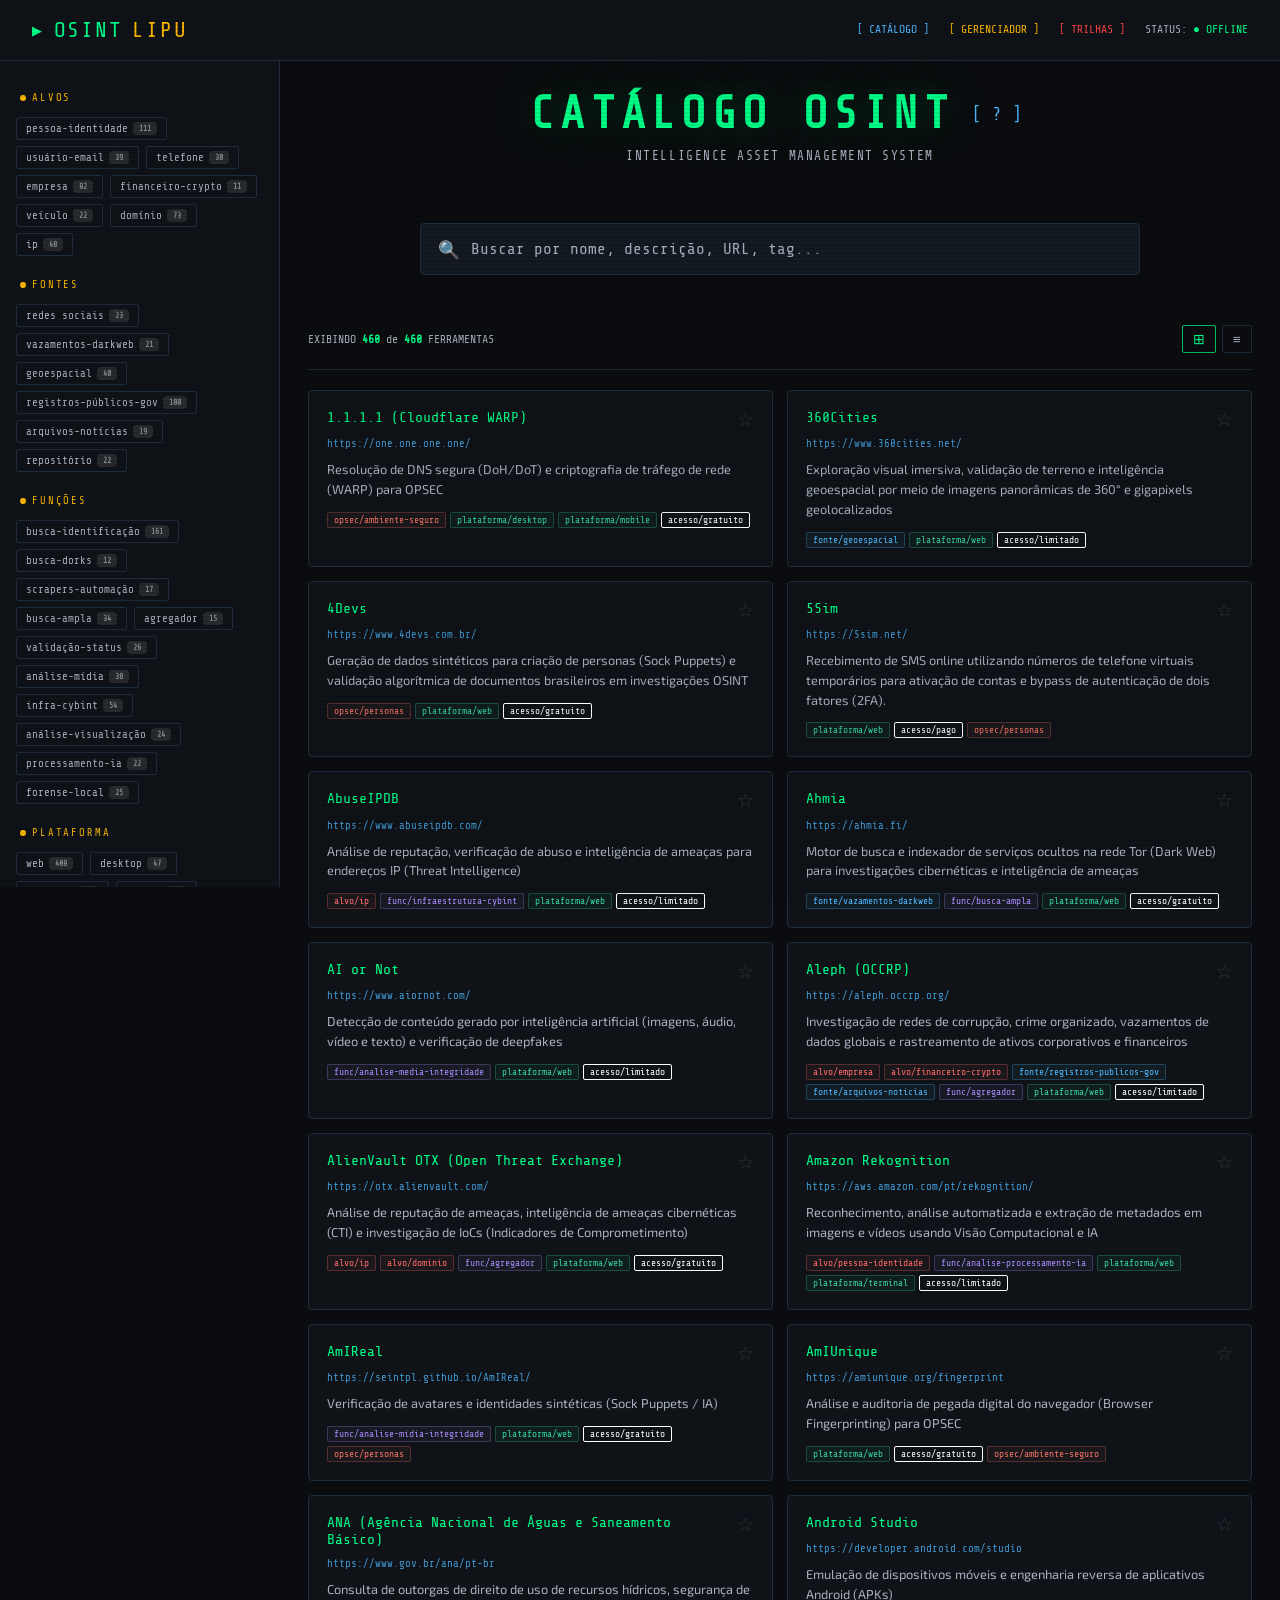
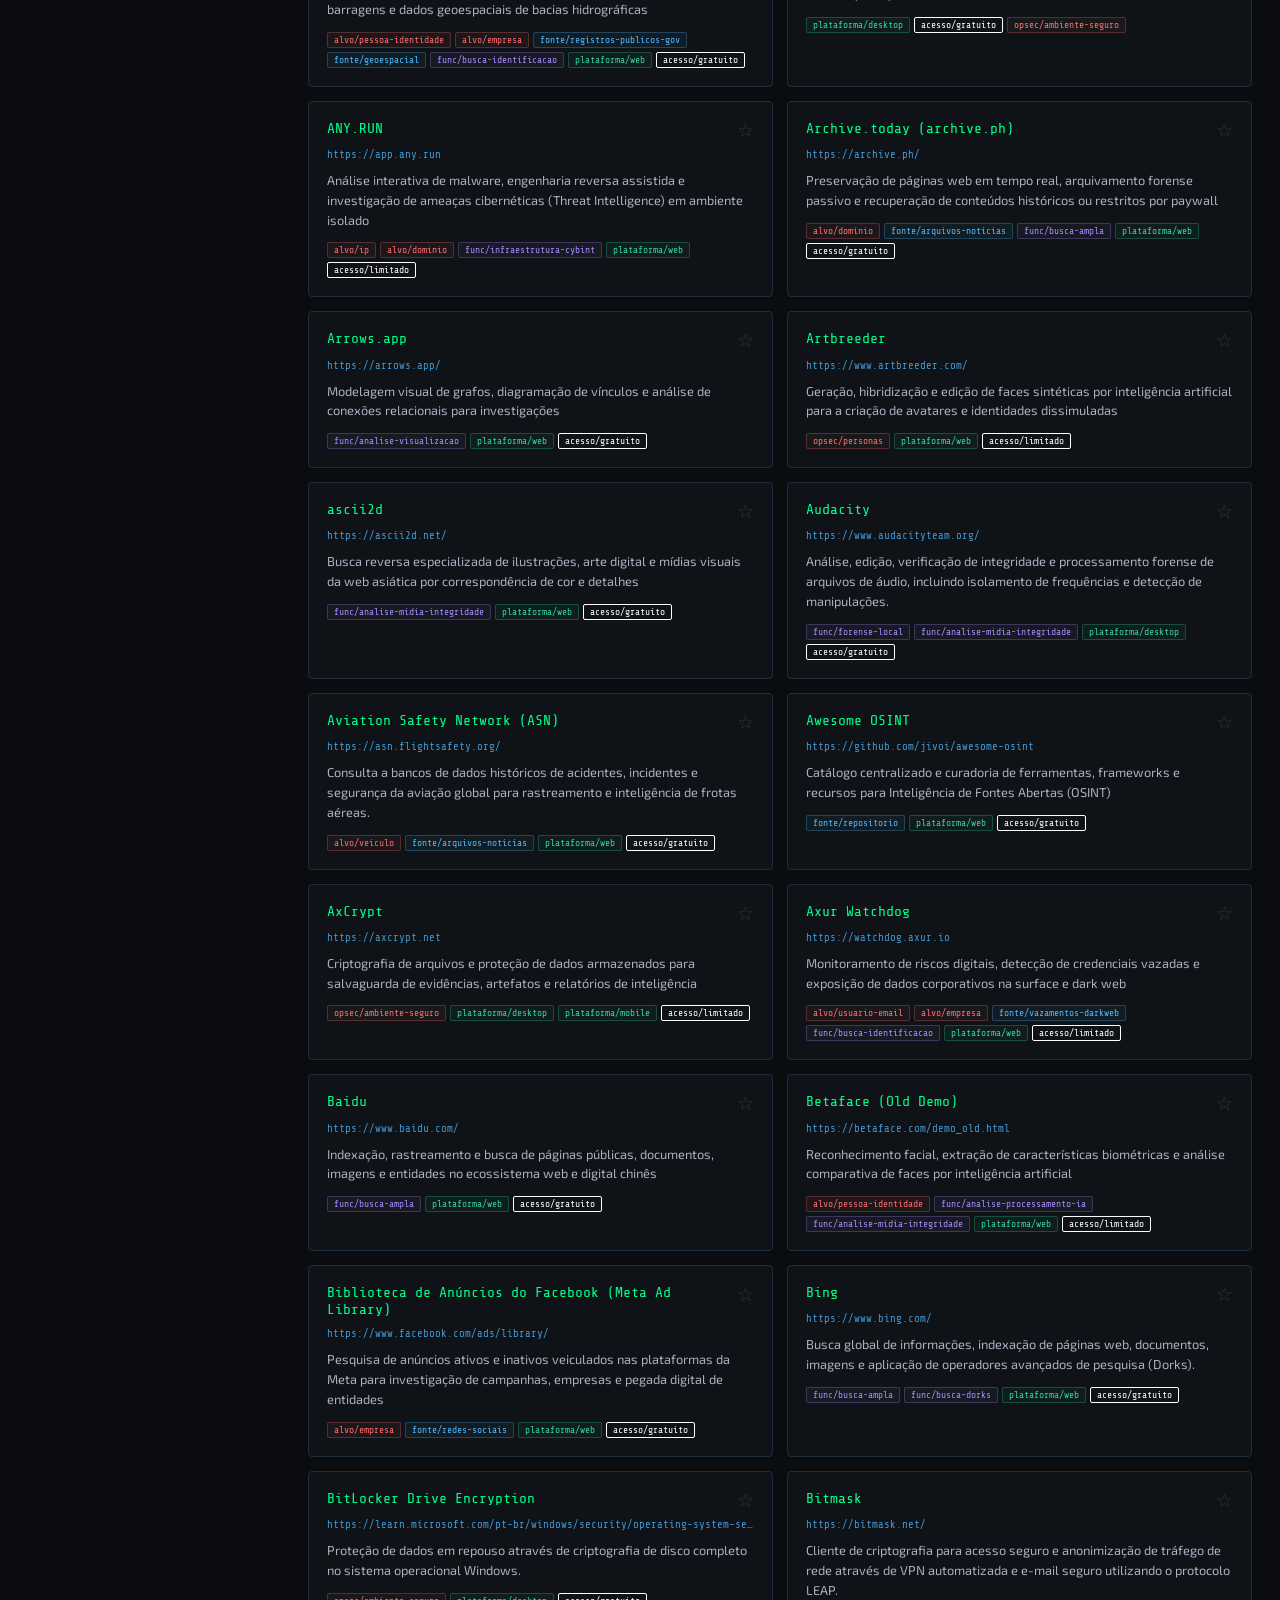
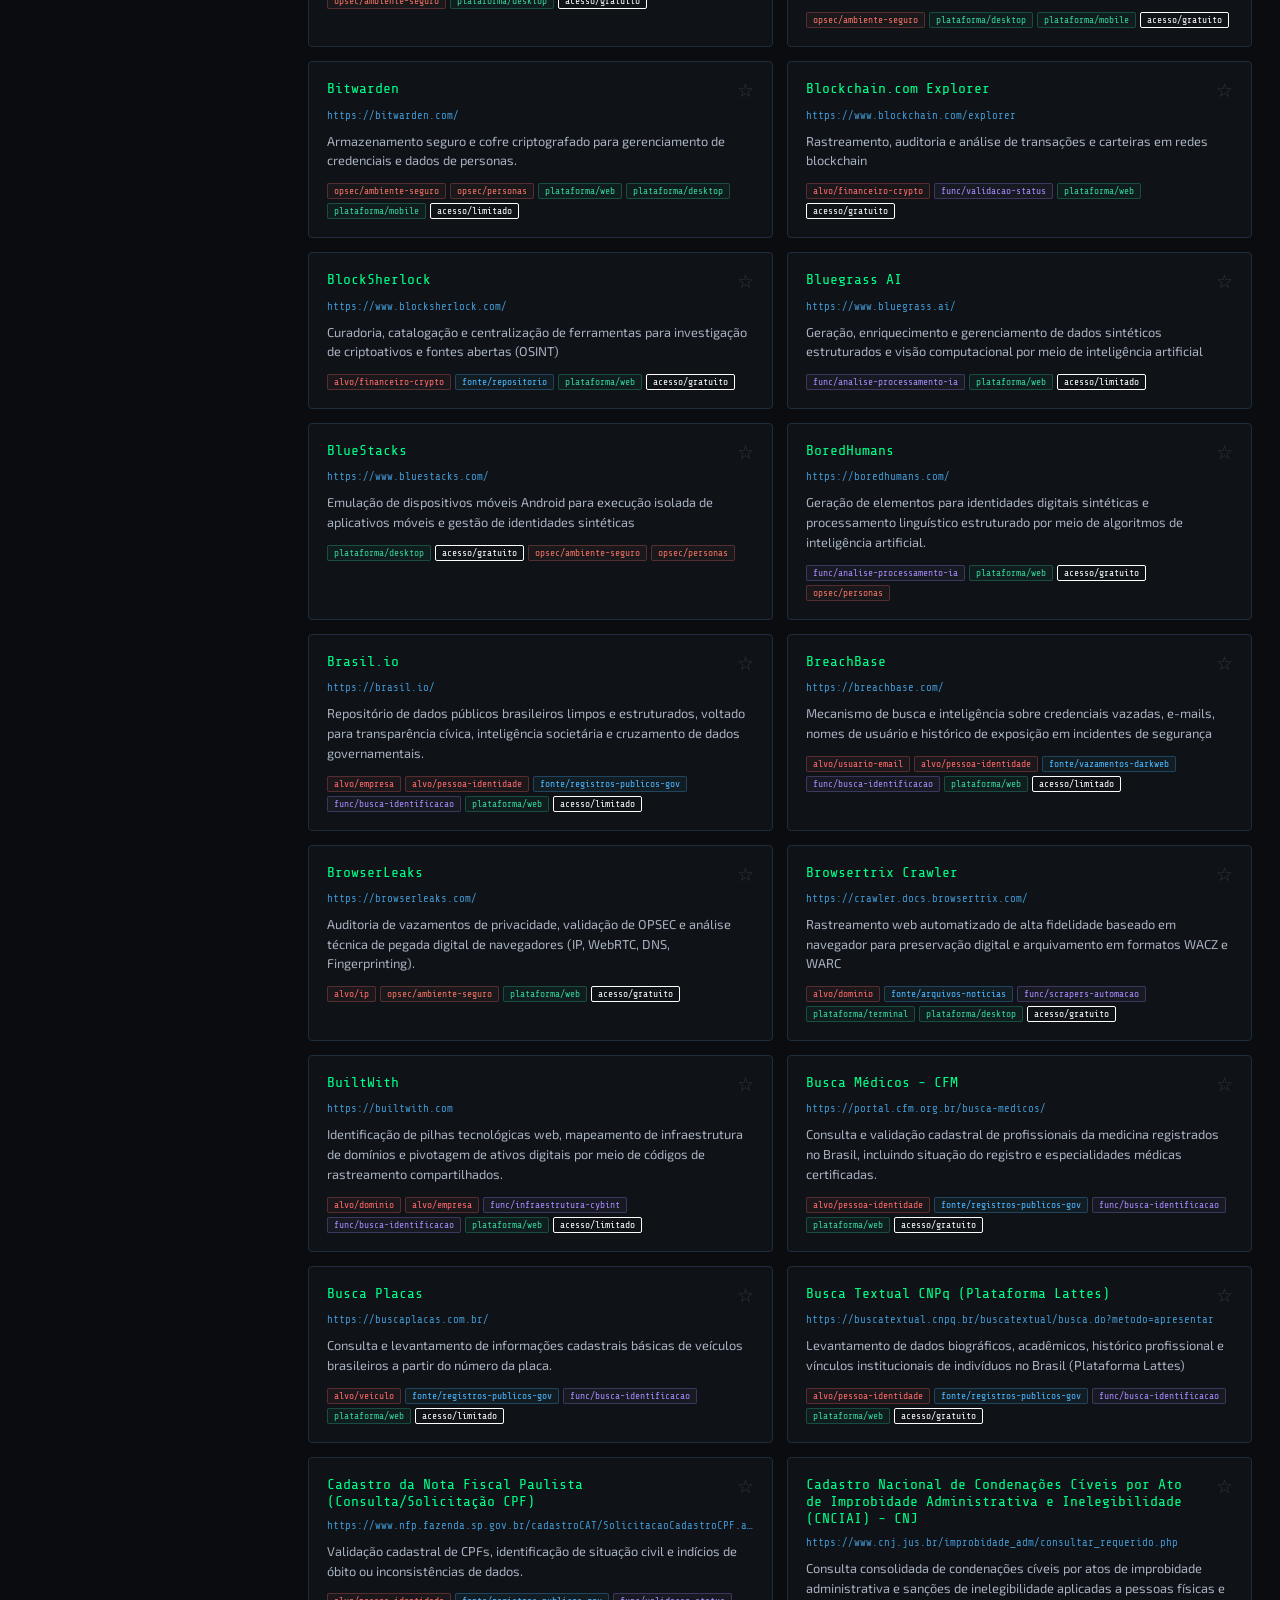
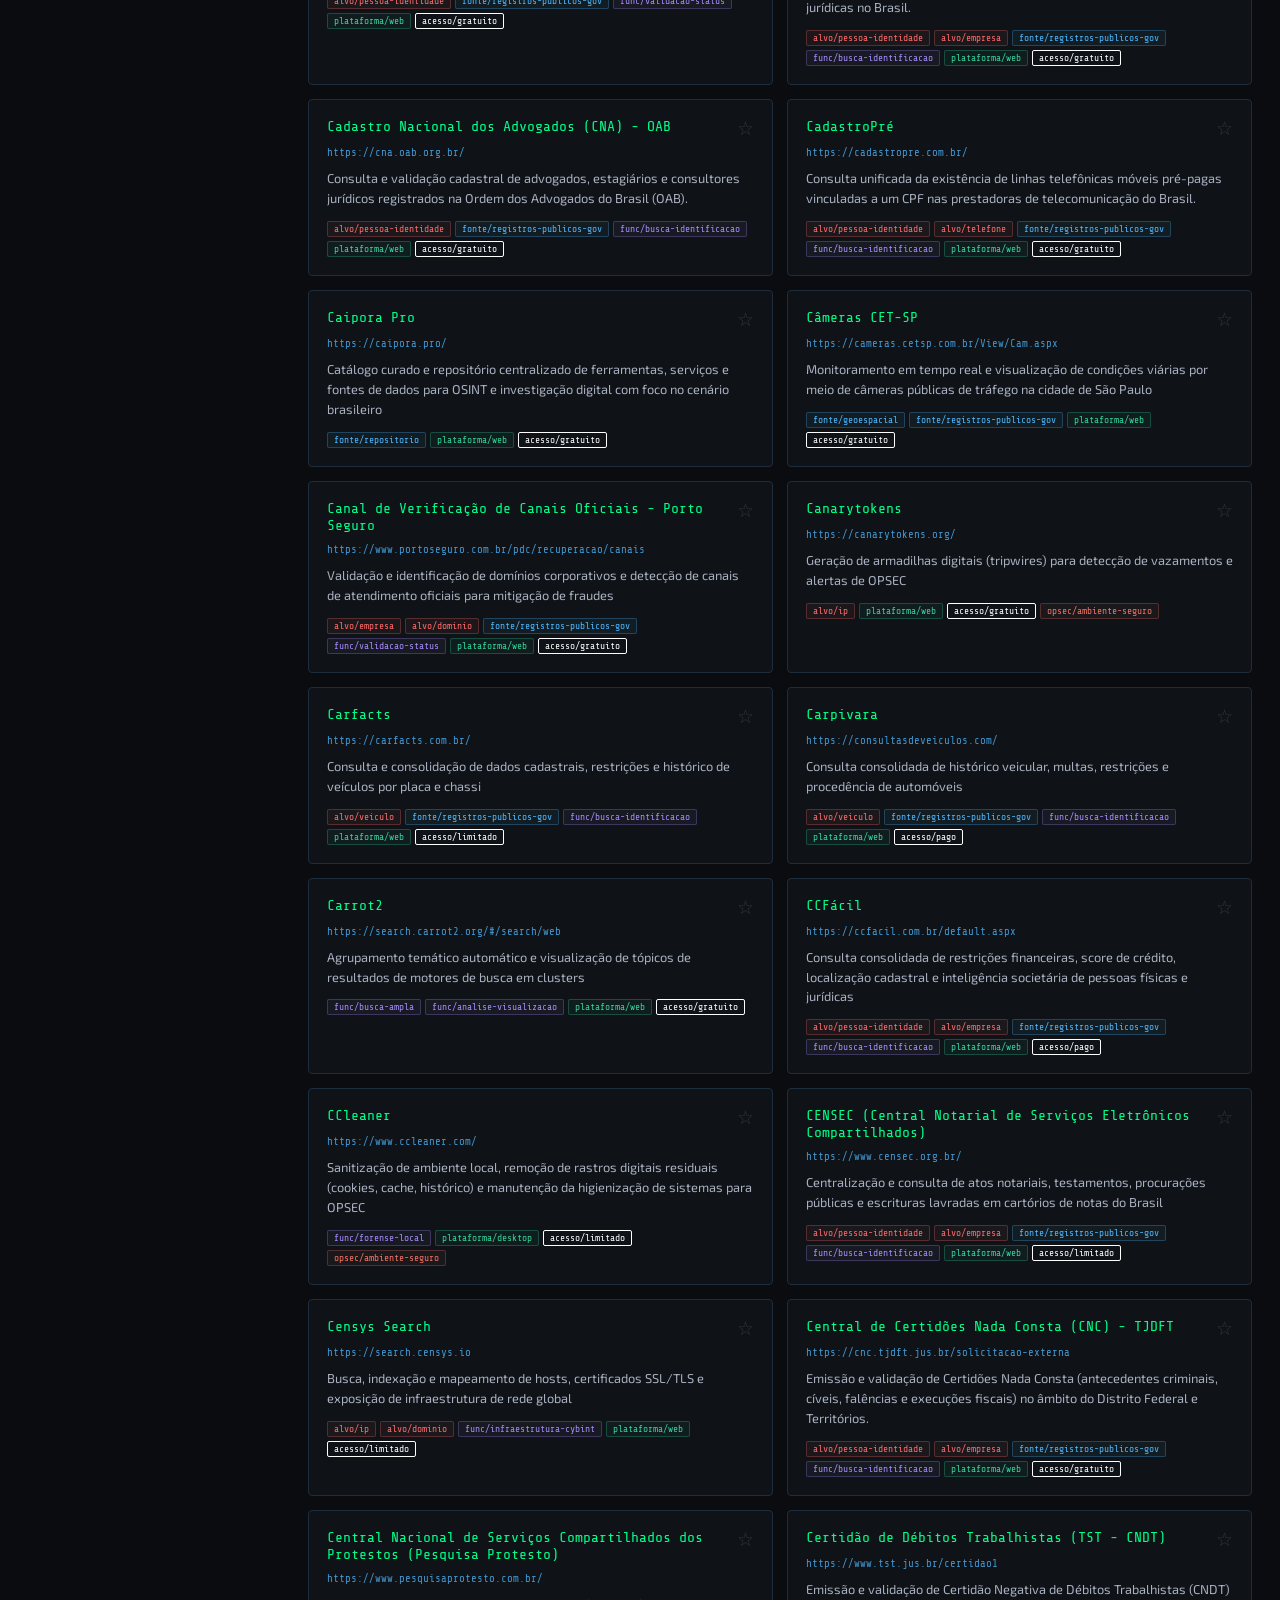
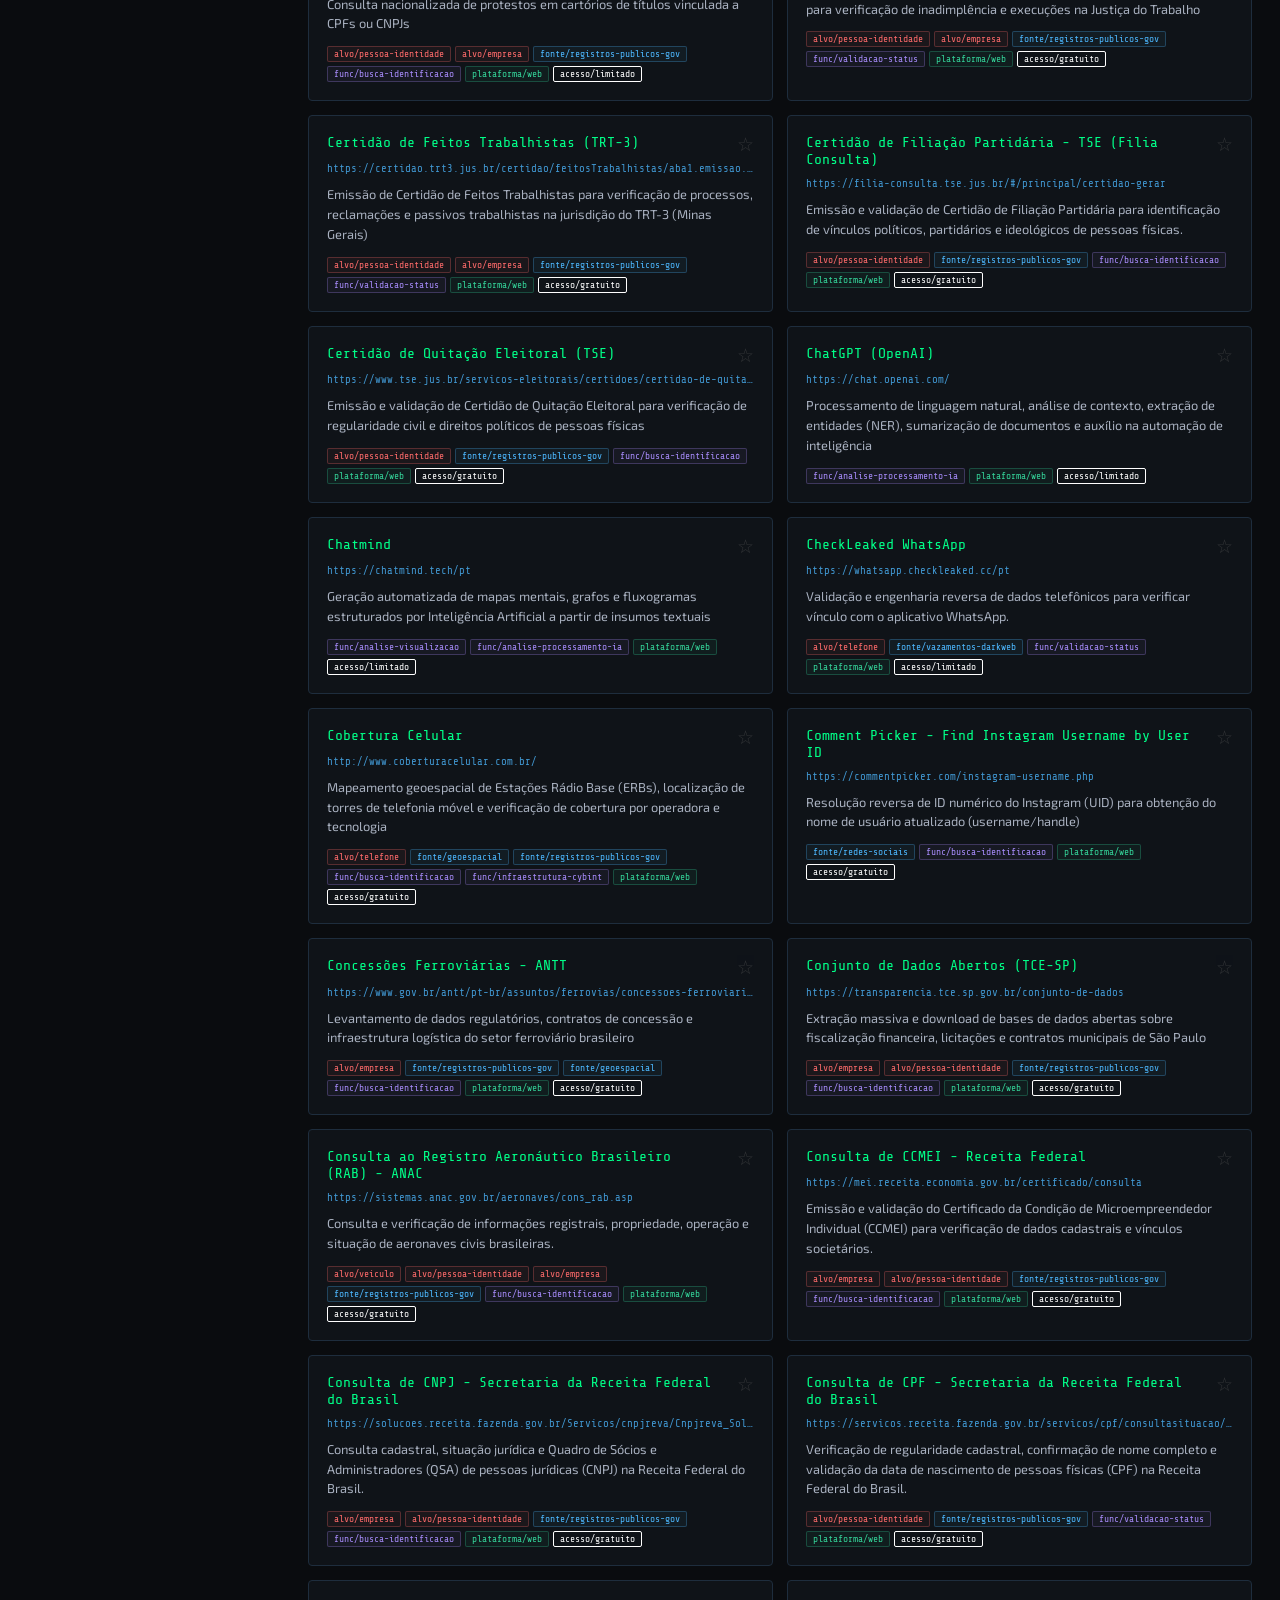
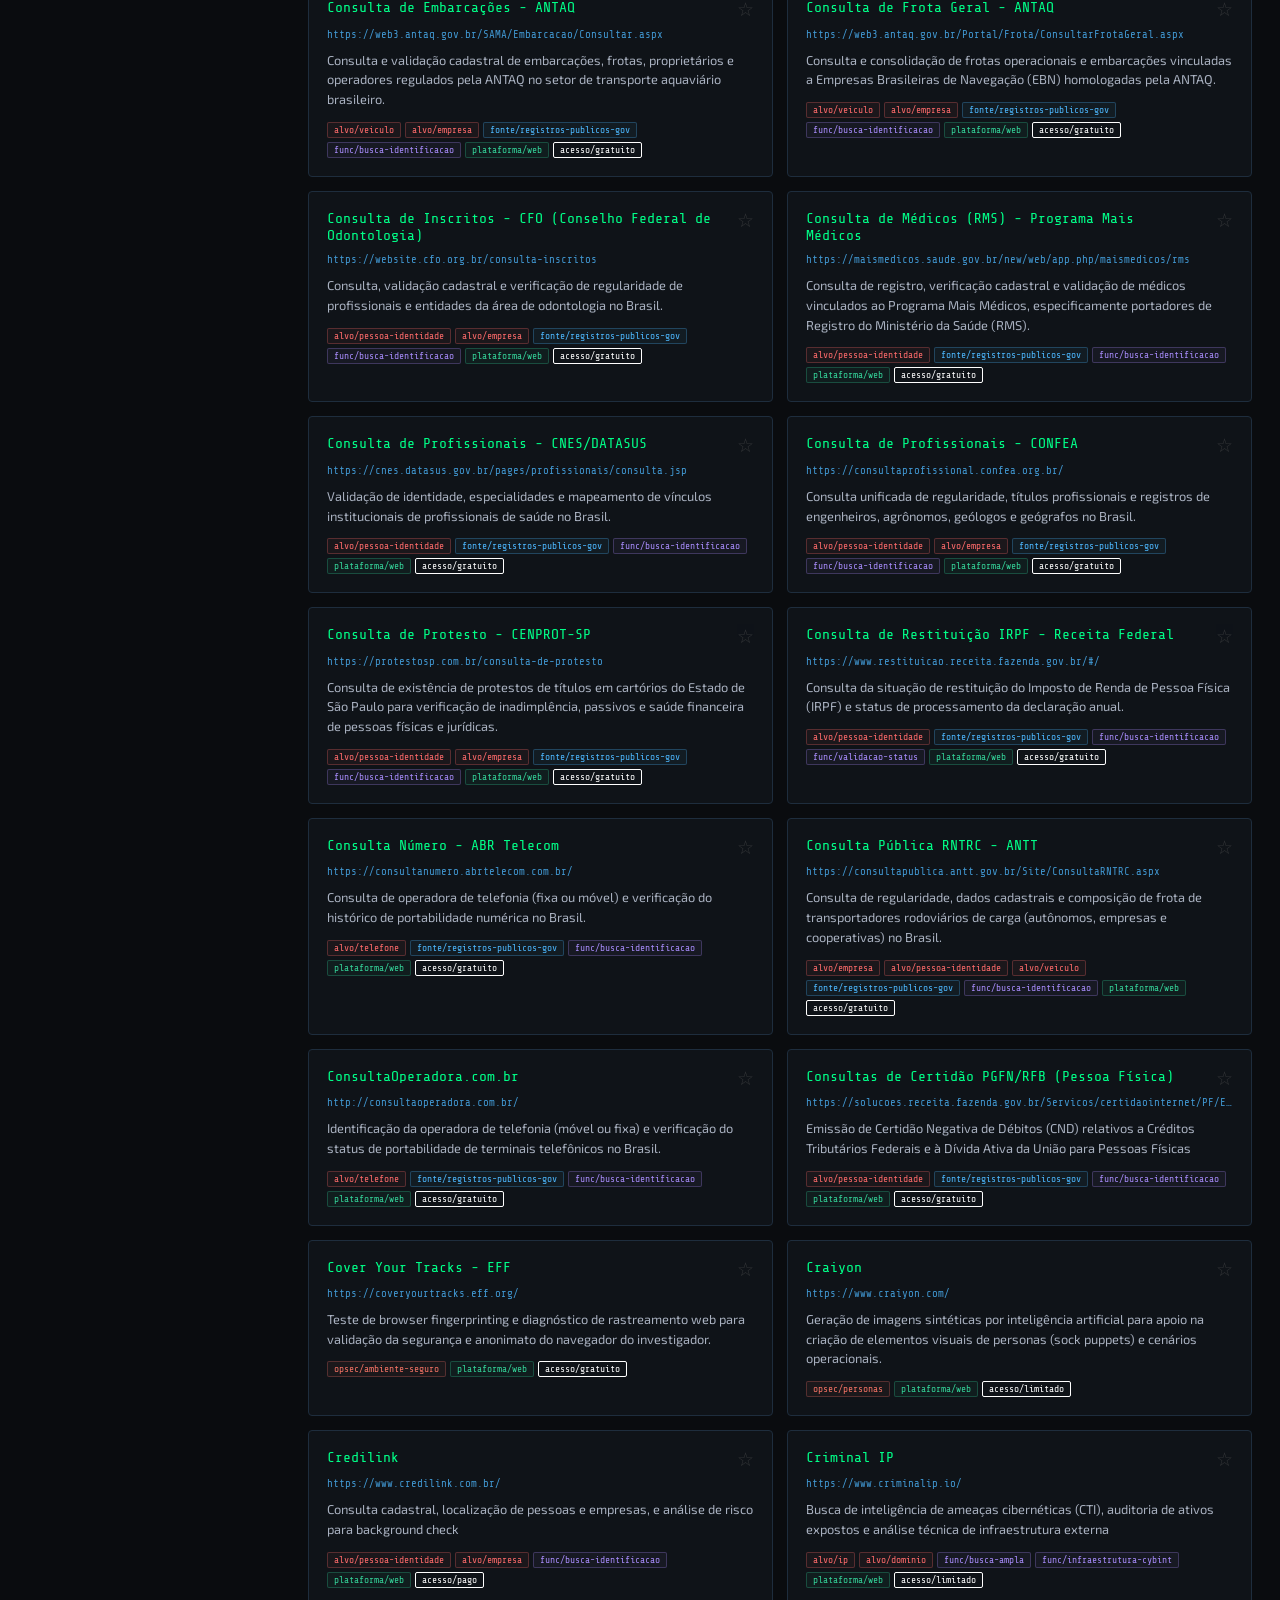
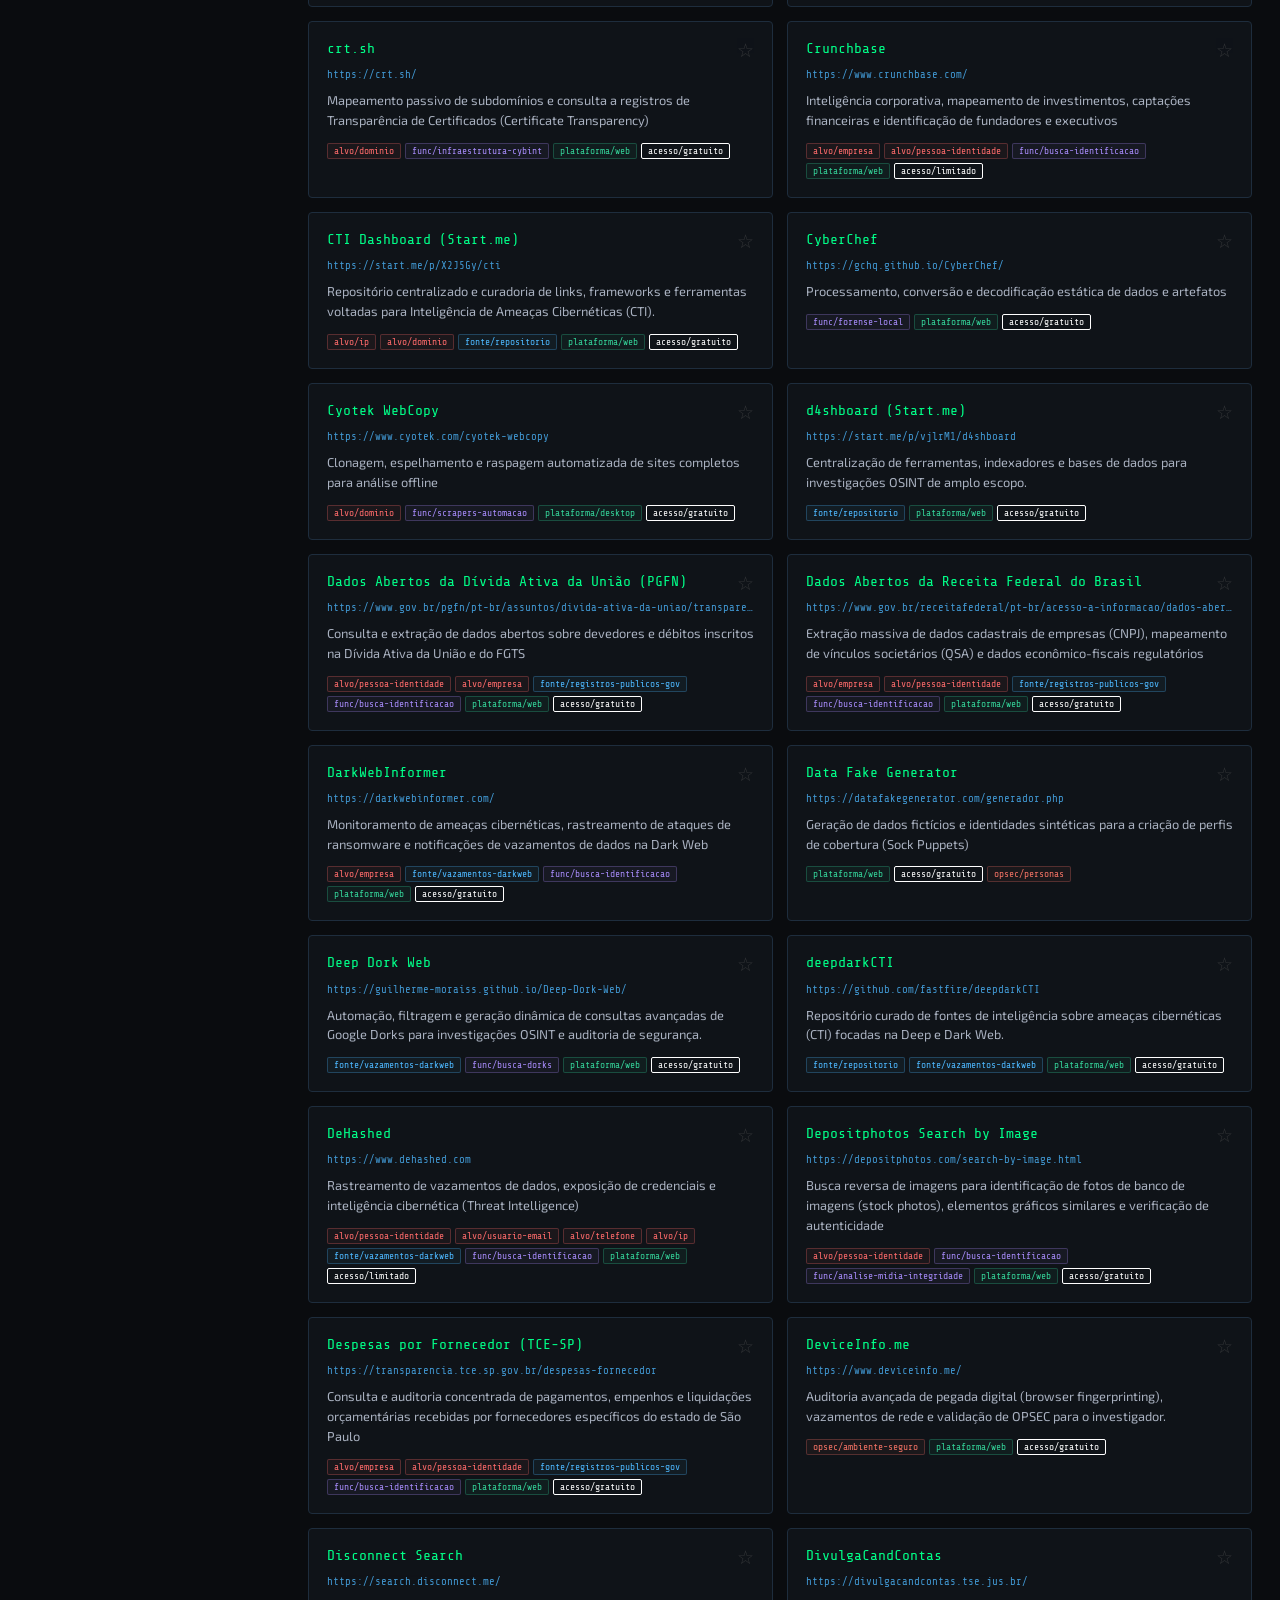
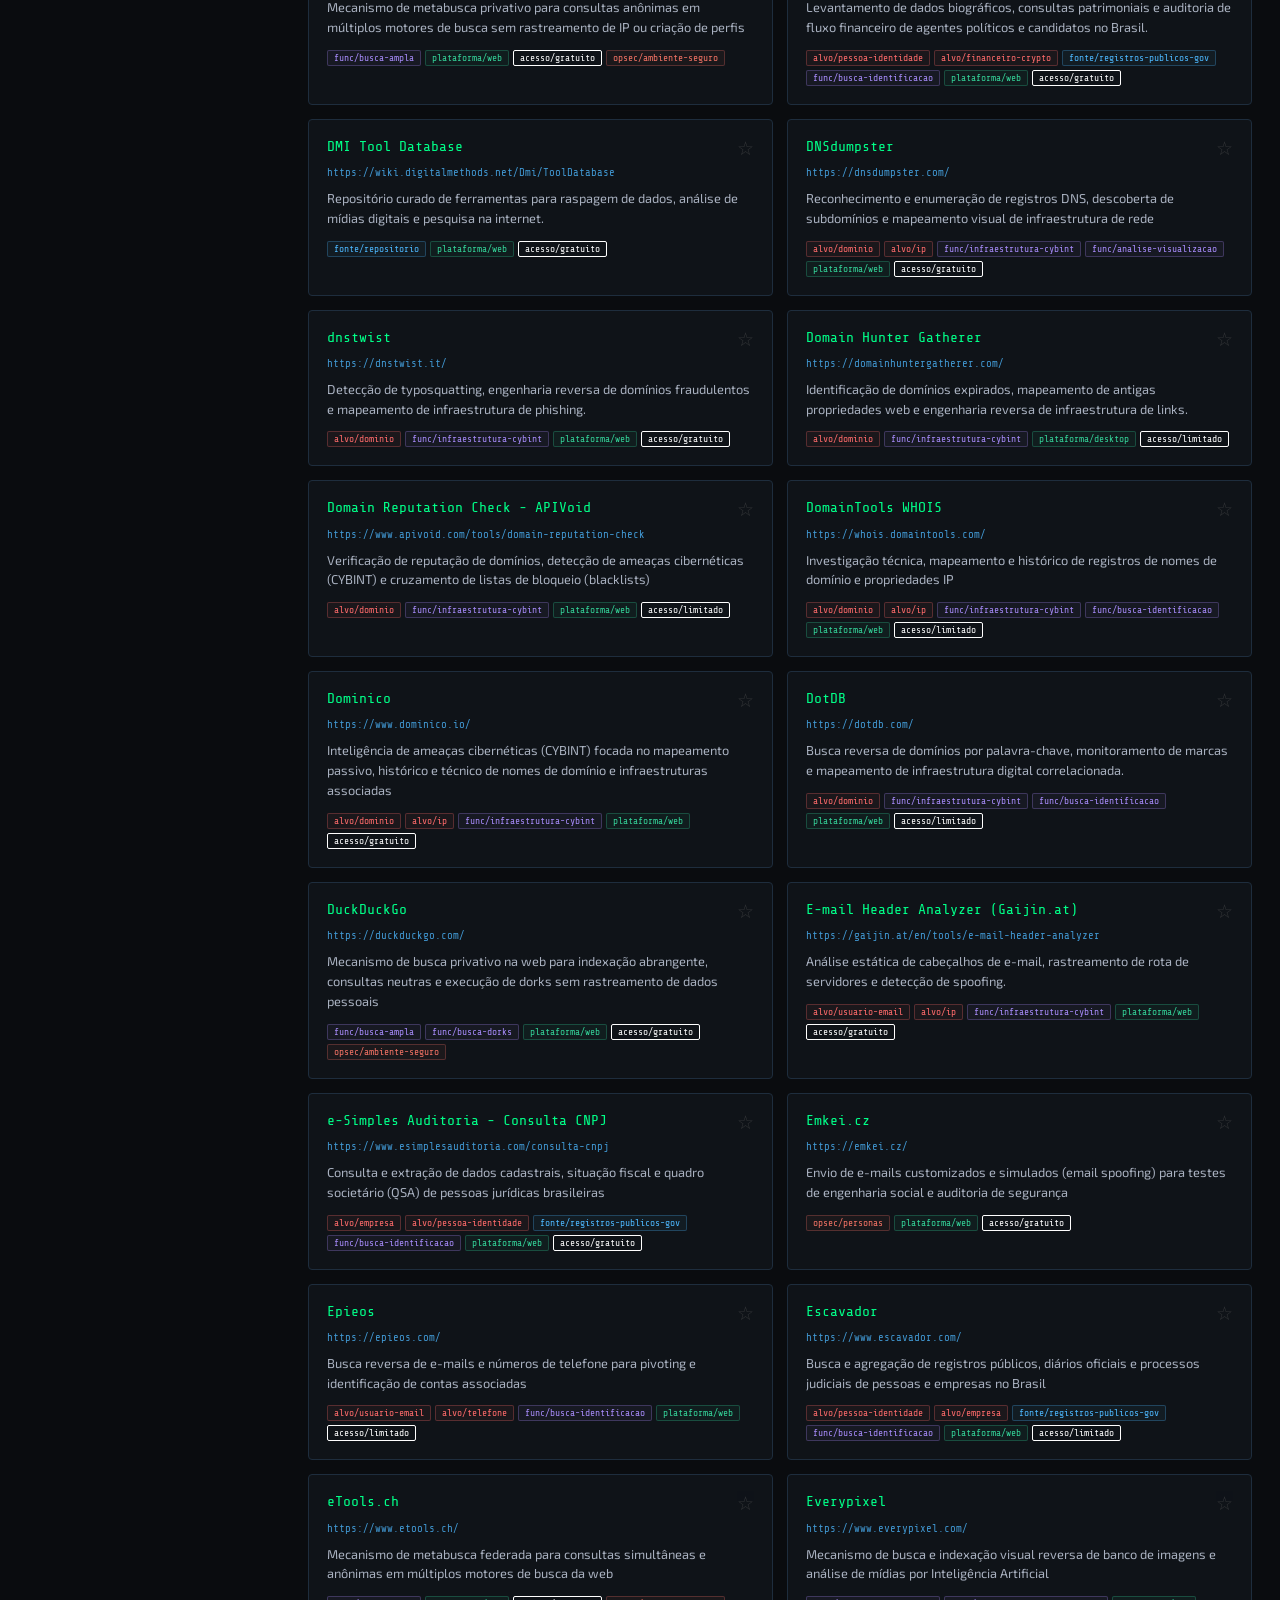
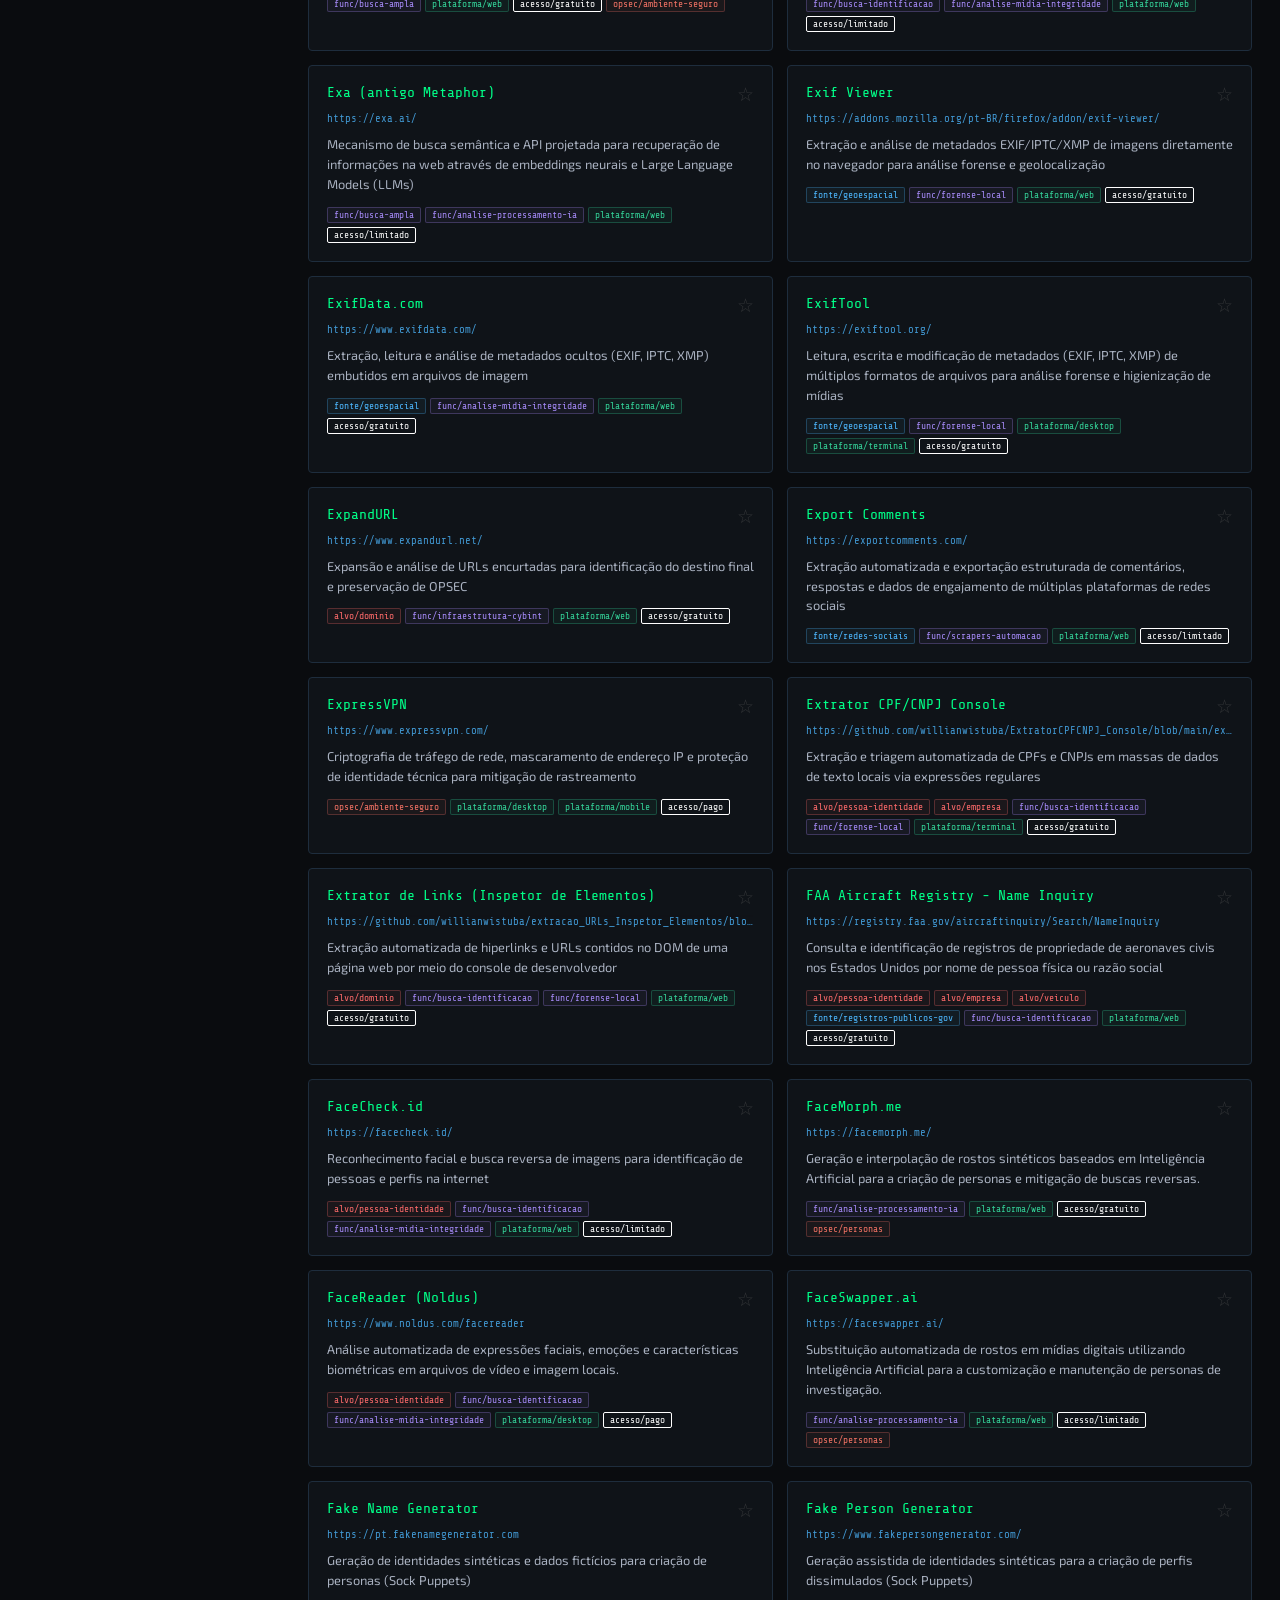
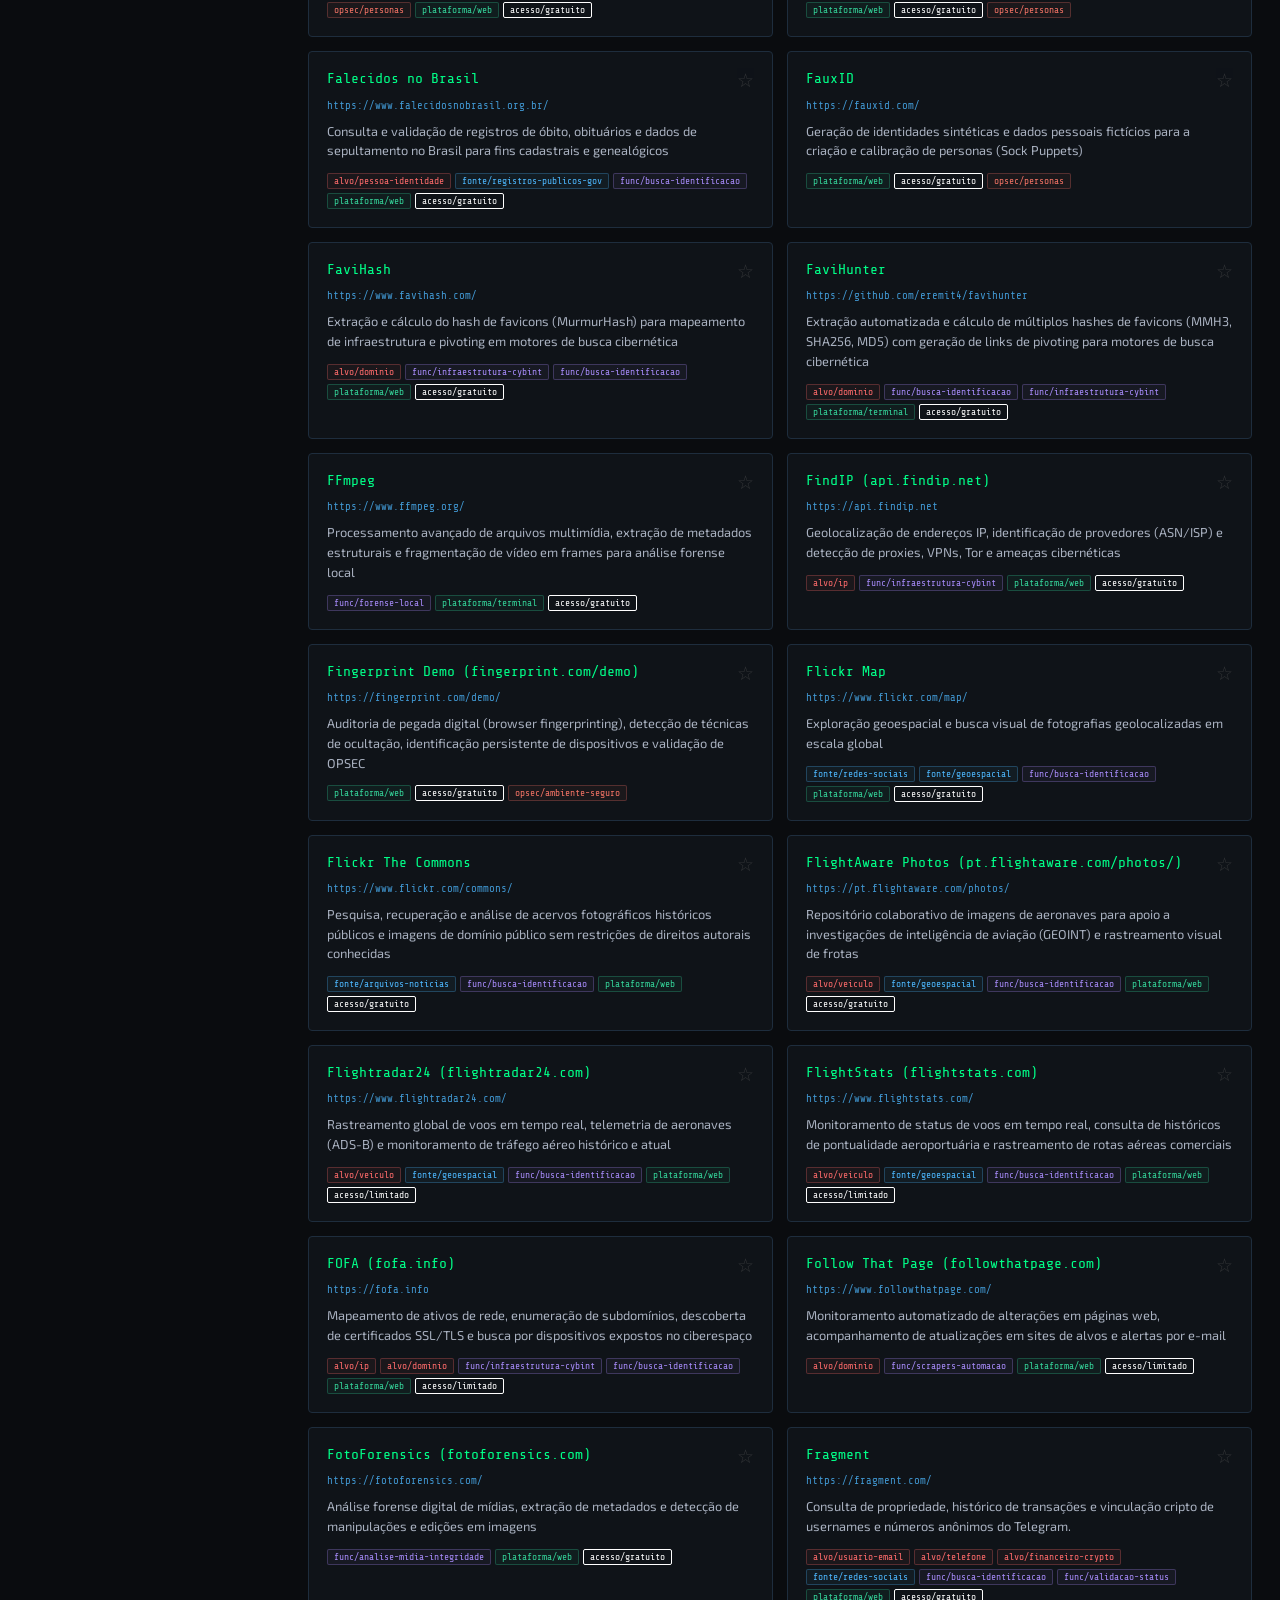
<file: index.html>
<!DOCTYPE html>
<html lang="pt-BR">
<head>
  <meta charset="UTF-8" />
  <meta name="viewport" content="width=device-width, initial-scale=1.0" />
  <title>OSINT Vault | Catálogo</title>
  <link rel="preconnect" href="https://fonts.googleapis.com" />
  <link href="https://fonts.googleapis.com/css2?family=Share+Tech+Mono&family=Exo+2:wght@300;400;600;700&display=swap" rel="stylesheet" />
  <link rel="stylesheet" href="css/style.css" />
</head>
<body>

<div id="header-placeholder"></div>

<div class="layout">
  <aside>
    <div class="filter-group">
      <div class="filter-group-title">Alvos</div>
      <button class="tag-btn" data-tag="alvo/pessoa-identidade">pessoa-identidade <span class="badge">—</span></button>
      <button class="tag-btn" data-tag="alvo/usuario-email">usuário-email <span class="badge">—</span></button>
      <button class="tag-btn" data-tag="alvo/telefone">telefone <span class="badge">—</span></button>
      <button class="tag-btn" data-tag="alvo/empresa">empresa <span class="badge">—</span></button>
      <button class="tag-btn" data-tag="alvo/financeiro-crypto">financeiro-crypto <span class="badge">—</span></button>
      <button class="tag-btn" data-tag="alvo/veiculo">veículo <span class="badge">—</span></button>
      <button class="tag-btn" data-tag="alvo/dominio">domínio <span class="badge">—</span></button>
      <button class="tag-btn" data-tag="alvo/ip">ip <span class="badge">—</span></button>
    </div>

    <div class="filter-group">
      <div class="filter-group-title">Fontes</div>
      <button class="tag-btn" data-tag="fonte/redes-sociais">redes sociais <span class="badge">—</span></button>
      <button class="tag-btn" data-tag="fonte/vazamentos-darkweb">vazamentos-darkweb <span class="badge">—</span></button>
      <button class="tag-btn" data-tag="fonte/geoespacial">geoespacial <span class="badge">—</span></button>
      <button class="tag-btn" data-tag="fonte/registros-publicos-gov">registros-públicos-gov <span class="badge">—</span></button>
      <button class="tag-btn" data-tag="fonte/arquivos-noticias">arquivos-notícias <span class="badge">—</span></button>
      <button class="tag-btn" data-tag="fonte/repositorio">repositório <span class="badge">—</span></button>
    </div>

    <div class="filter-group">
      <div class="filter-group-title">Funções</div>
      <button class="tag-btn" data-tag="func/busca-identificacao">busca-identificação <span class="badge">—</span></button>
      <button class="tag-btn" data-tag="func/busca-dorks">busca-dorks <span class="badge">—</span></button>
      <button class="tag-btn" data-tag="func/scrapers-automacao">scrapers-automação <span class="badge">—</span></button>
      <button class="tag-btn" data-tag="func/busca-ampla">busca-ampla <span class="badge">—</span></button>
      <button class="tag-btn" data-tag="func/agregador">agregador <span class="badge">—</span></button>
      <button class="tag-btn" data-tag="func/validacao-status">validação-status <span class="badge">—</span></button>
      <button class="tag-btn" data-tag="func/analise-midia-integridade">análise-mídia <span class="badge">—</span></button>
      <button class="tag-btn" data-tag="func/infraestrutura-cybint">infra-cybint <span class="badge">—</span></button>
      <button class="tag-btn" data-tag="func/analise-visualizacao">análise-visualização <span class="badge">—</span></button>
      <button class="tag-btn" data-tag="func/analise-processamento-ia">processamento-ia <span class="badge">—</span></button>
      <button class="tag-btn" data-tag="func/forense-local">forense-local <span class="badge">—</span></button>
    </div>

    <div class="filter-group">
      <div class="filter-group-title">Plataforma</div>
      <button class="tag-btn" data-tag="plataforma/web">web <span class="badge">—</span></button>
      <button class="tag-btn" data-tag="plataforma/desktop">desktop <span class="badge">—</span></button>
      <button class="tag-btn" data-tag="plataforma/terminal">terminal <span class="badge">—</span></button>
      <button class="tag-btn" data-tag="plataforma/mobile">mobile <span class="badge">—</span></button>
    </div>

    <div class="filter-group">
      <div class="filter-group-title">Acesso</div>
      <button class="tag-btn" data-tag="acesso/gratuito">gratuito <span class="badge">—</span></button>
      <button class="tag-btn" data-tag="acesso/pago">pago <span class="badge">—</span></button>
      <button class="tag-btn" data-tag="acesso/limitado">limitado <span class="badge">—</span></button>
    </div>

    <div class="filter-group">
      <div class="filter-group-title">OPSEC</div>
      <button class="tag-btn" data-tag="opsec/ambiente-seguro">ambiente-seguro <span class="badge">—</span></button>
      <button class="tag-btn" data-tag="opsec/personas">personas <span class="badge">—</span></button>
    </div>

    <button class="clear-filters" id="clearFilters">⊘ LIMPAR FILTROS</button>
  </aside>  

  <main>
    <div class="hero">
      <h1 class="hero-title" style="display: flex; align-items: center; gap: 10px;">
        CATÁLOGO OSINT 
        <button class="help-trigger-btn" id="toggleGlossaryBtn" title="Glossário Métrico de Tags">[ ? ]</button>
      </h1>
      <p class="hero-sub">INTELLIGENCE ASSET MANAGEMENT SYSTEM</p>

      <div class="tag-glossary-panel" id="tagGlossaryPanel">
        <div class="modal-section-title" style="margin-top: 0; margin-bottom: 5px;">DIRETRIZES DE FILTRAGEM DO REPOSITÓRIO</div>
        <p style="font-size: 0.75rem; opacity: 0.5; margin-bottom: 15px;">// Entenda a árvore taxonômica estrutural das chaves de indexação</p>
        
        <div class="glossary-grid">
          <div class="glossary-cat">
            <div class="glossary-cat-title">1. Alvos e Entidades (alvo/)</div>
            <div class="glossary-item"><strong>pessoa-identidade:</strong> Dados biográficos, civis e validações.</div>
            <div class="glossary-item"><strong>usuario-email:</strong> Identificadores, usernames e pegadas digitais.</div>
            <div class="glossary-item"><strong>telefone:</strong> Engenharia reversa, operadoras e status HLR.</div>
            <div class="glossary-item"><strong>empresa / crypto:</strong> Inteligência corporativa e fluxos em blockchain.</div>
            <div class="glossary-item"><strong>dominio / ip:</strong> Infraestrutura lógica, WHOIS, DNS e ASNs.</div>
          </div>

          <div class="glossary-cat">
            <div class="glossary-cat-title">2. Fontes de Dados (fonte/)</div>
            <div class="glossary-item"><strong>redes-sociais:</strong> Coleta pública em ecossistemas de mídia (SOCMINT).</div>
            <div class="glossary-item"><strong>vazamentos-darkweb:</strong> Dumps, credenciais expostas e redes ocultas.</div>
            <div class="glossary-item"><strong>geoespacial:</strong> Imagens de satélite, telemetria e mapas (GEOINT).</div>
            <div class="glossary-item"><strong>registros-publicos-gov:</strong> Diários oficiais, Receita e portais de transparência.</div>
            <div class="glossary-item"><strong>arquivos-noticias / repositorio:</strong> Indexadores históricos e frameworks OSINT.</div>
          </div>

          <div class="glossary-cat">
            <div class="glossary-cat-title">3. Função e Capacidade (func/)</div>
            <div class="glossary-item"><strong>busca-* :</strong> Expansão de leads por dorks, scrapers ou buscas amplas.</div>
            <div class="glossary-item"><strong>validacao-status:</strong> Confirmação de contas ativas e dados reais.</div>
            <div class="glossary-item"><strong>analise-midia-integridade:</strong> Forense digital, metadados EXIF e veracidade.</div>
            <div class="glossary-item"><strong>infraestrutura-cybint:</strong> Mapeamentos técnicos de redes e certificados SSL.</div>
            <div class="glossary-item"><strong>analise-* :</strong> Visualizações em grafos ou processamento analítico com IA.</div>
          </div>

          <div class="glossary-cat">
            <div class="glossary-cat-title">4. Execução e OPSEC (opsec/)</div>
            <div class="glossary-item"><strong>plataforma/* :</strong> Diferenciação entre Web (SaaS), Desktop, Terminal ou Mobile.</div>
            <div class="glossary-item"><strong>acesso/* :</strong> Divisão financeira de recursos (Gratuito, Pago ou Limitado/Freemium).</div>
            <div class="glossary-item"><strong>opsec/ambiente-seguro:</strong> Anonimização via VPNs, redes TOR e Máquinas Virtuais.</div>
            <div class="glossary-item"><strong>opsec/personas:</strong> Gestão de identidades falsas táticas e Sock Puppets.</div>
          </div>
        </div>
      </div>

      <div class="search-wrap" style="margin-top: 20px;">
        <span class="icon">🔍</span>
        <input
          type="text"
          id="searchInput"
          placeholder="Buscar por nome, descrição, URL, tag..."
          autocomplete="off"
          spellcheck="false"
        />
        <button class="search-clear" id="searchClear" title="Limpar">✕</button>
      </div>
      <div class="search-count" id="searchCount"></div>
    </div>

    <div class="toolbar">
      <div class="toolbar-left">
        EXIBINDO <strong id="visibleCount">0</strong> de <strong id="totalCountBar">0</strong> FERRAMENTAS
        <span id="activeFiltersBadge" style="margin-left:12px;color:var(--amber);display:none;"></span>
      </div>
      <div class="view-btns">
        <button class="view-btn active" id="gridBtn" title="Grade">⊞</button>
        <button class="view-btn" id="listBtn" title="Lista">≡</button>
      </div>
    </div>

    <div class="cards" id="cardsContainer"></div>
  </main>
</div>

<div class="modal-backdrop" id="modalBackdrop">
  <div class="modal" id="modal">
    <button class="modal-close" id="modalClose">✕</button>

    <div class="modal-title" id="modalTitle">—</div>
    <div style="display:flex;align-items:center;gap:12px;margin-top:6px;margin-bottom:4px;">
      <div class="modal-url"><a id="modalUrl" href="#" target="_blank">—</a></div>
    </div>

    <div class="modal-tabs">
      <button class="modal-tab active" data-tab="visao-geral">Visão Geral</button>
      <button class="modal-tab" data-tab="utilidade-osint">Utilidade em OSINT</button>
      <button class="modal-tab" data-tab="notas">Notas de Uso</button>
    </div>

    <div class="modal-panel active" id="panel-visao-geral">
      <div class="modal-section-title">DESCRIÇÃO</div>
      <div class="modal-desc" id="modalDesc">—</div>

      <div class="modal-section-title" style="margin-top:20px;">TAGS</div>
      <div class="modal-tags" id="modalTags"></div>
    </div>

    <div class="modal-panel" id="panel-utilidade-osint">
      <div class="modal-notes" id="modalTagReasons"></div>
    </div>

    <div class="modal-panel" id="panel-notas">
      <div class="modal-notes" id="modalNotes">—</div>
    </div>
  </div>
</div>

<div id="footer-placeholder"></div>

<script src="js/data.js"></script>
<script src="js/components.js"></script>
<script src="js/app.js"></script>
<script>
  UI.loadHeader('');
  UI.loadFooter();

  const toggleBtn = document.getElementById('toggleGlossaryBtn');
  const glossaryPanel = document.getElementById('tagGlossaryPanel');

  if (toggleBtn && glossaryPanel) {
    toggleBtn.addEventListener('click', () => {
      if (glossaryPanel.style.display === 'block') {
        glossaryPanel.style.display = 'none';
        toggleBtn.textContent = '[ ? ]';
        toggleBtn.style.color = 'var(--blue)';
      } else {
        glossaryPanel.style.display = 'block';
        toggleBtn.textContent = '[ X ]';
        toggleBtn.style.color = 'var(--amber)';
      }
    });
  }
</script>
</body>
</html>
</file>
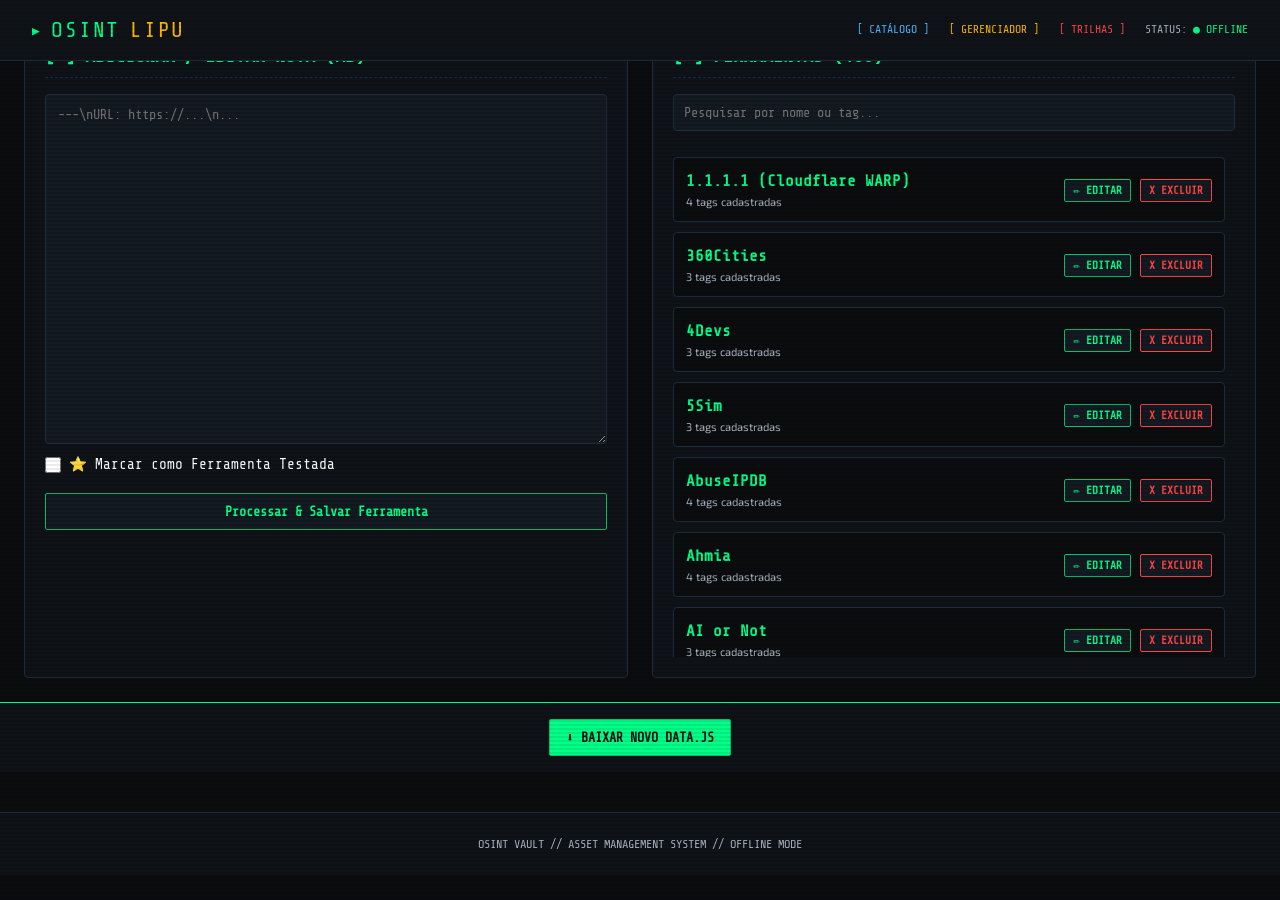
<file: pages/gerenciador.html>
<!DOCTYPE html>
<html lang="pt-BR">
<head>
  <meta charset="UTF-8" />
  <meta name="viewport" content="width=device-width, initial-scale=1.0" />
  <title>OSINT Vault | Manager</title>
  <link rel="preconnect" href="https://fonts.googleapis.com" />
  <link href="https://fonts.googleapis.com/css2?family=Share+Tech+Mono&family=Exo+2:wght@300;400;600;700&display=swap" rel="stylesheet" />
  <link rel="stylesheet" href="../css/style.css" />
  <style>
    .manager-layout { display: grid; grid-template-columns: 1fr 1fr; gap: 24px; padding: 24px; max-width: 1400px; margin: 0 auto; min-height: 70vh;}
    @media (max-width: 900px) { .manager-layout { grid-template-columns: 1fr; } }
    .panel { background: var(--bg2); border: 1px solid var(--border); padding: 20px; border-radius: 4px; display: flex; flex-direction: column; gap: 16px; }
    .panel h2 { color: var(--green); font-family: var(--mono); font-size: 1.2rem; border-bottom: 1px dashed var(--border); padding-bottom: 10px; }
    textarea { width: 100%; height: 350px; background: var(--bg3); border: 1px solid var(--border); color: var(--text); padding: 12px; font-family: var(--mono); font-size: 0.85rem; border-radius: 4px; resize: vertical; }
    textarea:focus { outline: none; border-color: var(--green-dim); }
    .btn { background: var(--bg3); color: var(--green); border: 1px solid var(--green-dim); padding: 10px 16px; font-family: var(--mono); cursor: pointer; border-radius: 2px; transition: 0.2s; font-weight: bold; }
    .btn:hover { background: rgba(0,255,136,0.1); box-shadow: 0 0 10px rgba(0,255,136,0.2); }
    .btn-danger { color: var(--red); border-color: var(--red); }
    .tool-list { display: flex; flex-direction: column; gap: 10px; max-height: 500px; overflow-y: auto; padding-right: 10px; }
    .tool-item { background: var(--bg); border: 1px solid var(--border); padding: 12px; border-radius: 4px; display: flex; justify-content: space-between; align-items: center; }
    .export-bar { position: sticky; bottom: 0; background: var(--bg2); border-top: 1px solid var(--green); padding: 16px 24px; text-align: center; z-index: 100; }
  </style>
</head>
<body>

<div id="header-placeholder"></div>

<div class="manager-layout">
  <div class="panel">
    <h2>[+] ADICIONAR / EDITAR NOTA (MD)</h2>
    <textarea id="mdInput" placeholder="---\nURL: https://...\n..."></textarea>
    
    <div style="margin-top: -4px; margin-bottom: 4px;">
      <label style="display: flex; align-items: center; gap: 8px; cursor: pointer; font-family: var(--mono); color: var(--text);">
        <input type="checkbox" id="inputTestada" style="width: 16px; height: 16px; accent-color: var(--green);">
        <span style="font-size: 0.9rem;">⭐ Marcar como Ferramenta Testada</span>
      </label>
    </div>

    <button class="btn" id="btnProcessar">Processar & Salvar Ferramenta</button>
  </div>
  
  <div class="panel">
    <h2>[=] FERRAMENTAS (<span id="countTools">0</span>)</h2>
    <input 
      type="text" 
      id="managerSearch" 
      placeholder="Pesquisar por nome ou tag..." 
      style="width: 100%; background: var(--bg3); border: 1px solid var(--border); color: var(--text); padding: 10px; font-family: var(--mono); font-size: 0.85rem; border-radius: 4px; margin-bottom: 10px; outline: none;"
    />
    <div class="tool-list" id="toolList"></div>
  </div>
</div>

<div class="export-bar">
  <button class="btn" style="background: var(--green); color: var(--bg);" id="btnExportar">⬇️ BAIXAR NOVO DATA.JS</button>
</div>

<div id="footer-placeholder"></div>

<script src="../js/data.js"></script>
<script src="../js/components.js"></script>
<script src="../js/manager.js"></script>
<script>
  // Injeta passando '../' porque estamos dentro da pasta pages/
  UI.loadHeader('../');
  UI.loadFooter();
</script>
</body>
</html>
</file>
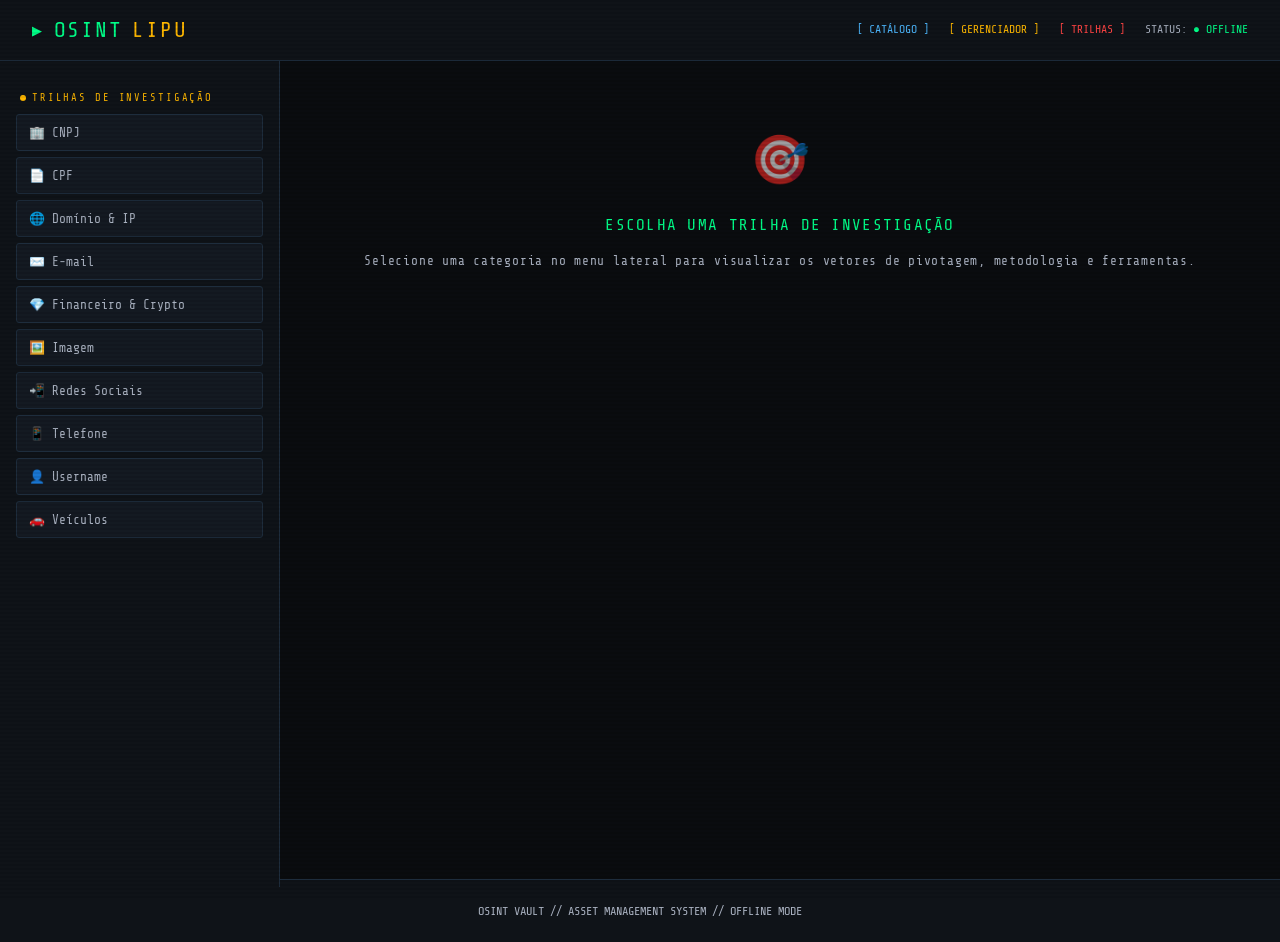
<file: pages/trilhas.html>
<!DOCTYPE html>
<html lang="pt-BR">
<head>
  <meta charset="UTF-8" />
  <meta name="viewport" content="width=device-width, initial-scale=1.0" />
  <title>OSINT Vault | Trilhas de Investigação</title>
  
  <link rel="preconnect" href="https://fonts.googleapis.com" />
  <link href="https://fonts.googleapis.com/css2?family=Share+Tech+Mono&family=Exo+2:wght@300;400;600;700&display=swap" rel="stylesheet" />
  
  <link rel="stylesheet" href="../css/style.css" />
</head>
<body>

<div id="header-placeholder"></div>

<div class="layout">

  <aside>
    <div class="filter-group">
      <div class="filter-group-title">TRILHAS DE INVESTIGAÇÃO</div>
      
      <button class="trail-menu-btn" data-id="cnpj">🏢 CNPJ</button>
      <button class="trail-menu-btn" data-id="cpf">📄 CPF</button>
      <button class="trail-menu-btn" data-id="dominio">🌐 Domínio & IP</button>
      <button class="trail-menu-btn" data-id="email">✉️ E-mail</button>
      <button class="trail-menu-btn" data-id="financeiro">💎 Financeiro & Crypto</button>
      <button class="trail-menu-btn" data-id="imagem">🖼️ Imagem</button>
      <button class="trail-menu-btn" data-id="redes-sociais">📲 Redes Sociais</button>
      <button class="trail-menu-btn" data-id="telefone">📱 Telefone</button>
      <button class="trail-menu-btn" data-id="username">👤 Username</button>
      <button class="trail-menu-btn" data-id="veiculos">🚗 Veículos</button>
    </div>
  </aside>

  <main style="padding: 32px 28px;" id="trail-main-container">
    </main>

</div>

<div id="footer-placeholder"></div>

<script src="../js/data-trilhas.js"></script>

<script src="../js/components.js"></script>

<script src="../js/trilhas.js"></script>

<script>
  // Carrega o Header e Footer ajustando o caminho relativo ('../') por estar na pasta /pages
  UI.loadHeader('../');
  UI.loadFooter();
</script>

</body>
</html>
</file>
<file: css/style.css>
/* css/style.css */

/* ═══ 01. VARIÁVEIS DO SISTEMA (ROOT) ═══ */
:root {
  --bg:         #0a0c0f;
  --bg2:        #0f1318;
  --bg3:        #141a22;
  --border:     #1e2d3d;
  --green:      #00ff88;
  --green-dim:  #00c46a;
  --amber:      #ffb800;
  --red:        #ff4444;
  --blue:       #4db8ff;
  --text:       #ffffff;
  --text-dim:   #a9b1c0;
  --mono:       'Share Tech Mono', monospace;
  --sans:       'Exo 2', sans-serif;

/* Tamanhos de Fonte */
  --fs-sm:     .8rem; 
  --fs-base:   1rem;     
  --fs-md:     1.5rem;  
  --fs-lg:     2rem;     
  --fs-xl:     2.5rem;     
}

/* ═══ 02. RESETS E CONFIGURAÇÃO GLOBAL ═══ */
*, *::before, *::after { 
  box-sizing: border-box; 
  margin: 0; 
  padding: 0; 
}

body {
  background: var(--bg);
  color: var(--text);
  font-family: var(--sans);
  min-height: 100vh;
  overflow-x: hidden;
}

/* 1. Faz o body ocupar a tela toda e previne scroll duplo */
html, body {
  min-height: 100vh;
  margin: 0;
  padding: 0;
  overflow-x: hidden; /* Evita que o conteúdo vaze para os lados */
  overflow-y: auto;   /* Permite rolagem normal na tela */
}

/* SCANLINE OVERLAY EFFECT */
body::before {
  content: '';
  position: fixed; 
  inset: 0;
  background: repeating-linear-gradient(
    0deg,
    transparent,
    transparent 2px,
    rgba(0,0,0,.08) 2px,
    rgba(0,0,0,.08) 4px
  );
  pointer-events: none;
  z-index: 9999;
}

/* ═══ 03. COMPONENTES E ESTRUTURA ESTRUTURAL ═══ */
header {
  display: flex;
  align-items: center;
  justify-content: space-between;
  padding: 18px 32px;
  border-bottom: 1px solid var(--border);
  background: var(--bg2);
  position: fixed;
  width: 100%;
  top: 0;
  z-index: 100;
}

.logo {
  font-family: var(--mono);
  font-size: 1.35rem;
  color: var(--green);
  letter-spacing: .08em;
  display: flex;
  align-items: center;
  gap: 10px;
  user-select: none;
}
.logo span { color: var(--amber); }
.logo::before {
  content: '▶';
  font-size: .8rem;
  animation: blink 1.2s step-end infinite;
}

.header-meta {
  font-family: var(--mono);
  font-size: .72rem;
  color: var(--text-dim);
  text-align: right;
  line-height: 1.6;
}
.header-meta .count { color: var(--amber); }

.layout {
  display: flex;
  min-height: calc(100vh - 61px);
}

/* ═══ 04. HERO / ÁREA DE BUSCA ═══ */
.hero {
  display: flex;
  flex-direction: column;
  align-items: center;
  padding: 56px 24px 40px;
  position: relative;
}

.hero-title {
  font-family: var(--mono);
  font-size: clamp(1.6rem, 4vw, 2.8rem);
  color: var(--green);
  letter-spacing: .14em;
  text-align: center;
  text-shadow: 0 0 40px rgba(0,255,136,.25);
  margin-bottom: 10px;
}
.hero-sub {
  font-size: .8rem;
  color: var(--text-dim);
  font-family: var(--mono);
  letter-spacing: .12em;
  margin-bottom: 40px;
}

.search-wrap {
  width: 100%;
  max-width: 720px;
  position: relative;
}
.search-wrap .icon {
  position: absolute;
  left: 18px;
  top: 50%;
  transform: translateY(-50%);
  color: var(--green-dim);
  font-size: 1.1rem;
  pointer-events: none;
}
#searchInput {
  width: 100%;
  padding: 16px 52px 16px 50px;
  background: var(--bg3);
  border: 1.5px solid var(--border);
  border-radius: 4px;
  color: var(--text);
  font-family: var(--mono);
  font-size: 1rem;
  outline: none;
  transition: border-color .2s, box-shadow .2s;
}
#searchInput::placeholder { color: var(--text-dim); }
#searchInput:focus {
  border-color: var(--green-dim);
  box-shadow: 0 0 0 3px rgba(0,255,136,.08), 0 0 24px rgba(0,255,136,.05);
}
.search-clear {
  position: absolute;
  right: 16px;
  top: 50%;
  transform: translateY(-50%);
  background: none;
  border: none;
  color: var(--text-dim);
  cursor: pointer;
  font-size: 1rem;
  display: none;
}
.search-clear.visible { display: block; }

.search-count {
  font-family: var(--mono);
  font-size: .72rem;
  color: var(--text-dim);
  margin-top: 10px;
  align-self: flex-start;
  margin-left: calc(50% - 360px);
}

/* ═══ 05. INTERFACE DO GLOSSÁRIO DE TAGS (AJUDA) ═══ */
.help-trigger-btn {
  background: none;
  border: none;
  color: var(--blue);
  font-family: var(--mono);
  font-size: 1.1rem;
  cursor: pointer;
  padding: 0 8px;
  transition: all 0.2s ease;
}
.help-trigger-btn:hover {
  color: var(--green);
  text-shadow: 0 0 8px rgba(0, 255, 136, 0.3);
}

.tag-glossary-panel {
  display: none;
  width: 100%;
  max-width: 720px;
  margin-top: 20px;
  background: var(--bg2);
  border: 1px dashed var(--border);
  padding: 24px;
  font-family: var(--mono);
  animation: fadeUp 0.3s ease forwards;
}

.glossary-grid {
  display: grid;
  grid-template-columns: repeat(auto-fit, minmax(280px, 1fr));
  gap: 20px;
  margin-top: 15px;
}
.glossary-cat {
  border-top: 1px solid rgba(255, 255, 255, 0.05);
  padding-top: 10px;
}
.glossary-cat-title {
  color: var(--blue);
  font-size: 0.85rem;
  font-weight: bold;
  margin-bottom: 8px;
  text-transform: uppercase;
}
.glossary-item {
  font-size: 0.75rem;
  line-height: 1.5;
  margin-bottom: 8px;
  color: var(--text);
  opacity: 0.85;
}
.glossary-item strong {
  color: #ffffff;
}

/* ═══ 06. SIDEBAR FLUXO DE FILTROS ═══ */
aside {
  position: fixed;
  top: 48px;           /* Distância do topo (sua header) */
  left: 0;
  width: 280px;        /* Largura fixa do menu */
  height: calc(100vh - 61px); /* Ocupa exatamente a altura visível da tela */
  
  border-right: 1px solid var(--border);
  background: var(--bg2);
  padding: 24px 16px;
  box-sizing: border-box;
  
  /* Habilita a rolagem isolada apenas para o menu */
  overflow-y: auto;
  z-index: 10;
}
aside::-webkit-scrollbar { width: 4px; }
aside::-webkit-scrollbar-track { background: transparent; }
aside::-webkit-scrollbar-thumb { background: var(--border); border-radius: 2px; }

.filter-group { 
  margin-top: 20px; 

}

.filter-group-title {
  font-family: var(--mono);
  font-size: .65rem;
  letter-spacing: .18em;
  color: var(--amber);
  text-transform: uppercase;
  margin-bottom: 10px;
  padding-left: 4px;
  display: flex;
  align-items: center;
  gap: 6px;
}
.filter-group-title::before {
  content: '';
  display: inline-block;
  width: 6px; height: 6px;
  background: var(--amber);
  border-radius: 50%;
}

.tag-btn {
  display: inline-flex;
  align-items: center;
  gap: 5px;
  margin: 3px 3px 3px 0;
  padding: 4px 9px;
  border: 1px solid var(--border);
  border-radius: 2px;
  background: transparent;
  color: var(--text-dim);
  font-family: var(--mono);
  font-size: .68rem;
  cursor: pointer;
  transition: all .15s;
}
.tag-btn:hover {
  border-color: var(--green-dim);
  color: var(--green);
}

/* Indicadores de Status de Filtro Clássicos */
.tag-btn.active {
  background: rgba(0,255,136,.1);
  border-color: var(--green);
  color: var(--green);
}

/* Badges Numéricos Integrados */
.tag-btn .badge {
  font-size: 0.75em;
  font-weight: 600;
  color: #888888;
  background-color: rgba(255, 255, 255, 0.1);
  padding: 2px 6px;
  border-radius: 4px;
  transition: all .15s;
}
.tag-btn.active .badge {
  background-color: var(--amber);
  color: #111111;
}

/* Modificadores Booleanos Avançados (AND / NOT) */
.tag-btn.active-and {
  background: rgba(0, 255, 102, 0.15) !important;
  border-color: var(--green) !important;
  color: var(--green) !important;
}
.tag-btn.active-and .badge {
  background: var(--green) !important;
  color: var(--bg) !important;
}
.tag-btn.active-and::before {
  content: "+ ";
  font-weight: bold;
}

.tag-btn.active-not {
  background: rgba(255, 85, 85, 0.15) !important;
  border-color: #ff5555 !important;
  color: #ff5555 !important;
}
.tag-btn.active-not .badge {
  background: #ff5555 !important;
  color: var(--bg) !important;
}
.tag-btn.active-not::before {
  content: "- ";
  font-weight: bold;
}

.clear-filters {
  display: block;
  width: 100%;
  margin-top: 16px;
  padding: 8px;
  background: none;
  border: 1px dashed var(--border);
  color: var(--text-dim);
  font-family: var(--mono);
  font-size: .7rem;
  cursor: pointer;
  border-radius: 2px;
  transition: all .15s;
  letter-spacing: .06em;
}
.clear-filters:hover { border-color: var(--red); color: var(--red); }

/* ═══ 07. PAINEL DE CONTROLO DE VISUALIZAÇÃO (TOOLBAR) ═══ */
main {
  padding: 28px;
  min-width: 0; /* Previne estouro de layout no Grid */
  background: var(--bg);
}

/* 3. Área de conteúdo empurrada para não ficar em baixo do menu */
main,
#trail-main-container {
  margin-left: 280px;  /* Mesma largura do aside */
  width: calc(100% - 280px);
  padding: 32px 28px;
  box-sizing: border-box;
}

.toolbar {
  display: flex;
  align-items: center;
  justify-content: space-between;
  margin-bottom: 20px;
  padding-bottom: 16px;
  border-bottom: 1px solid var(--border);
}
.toolbar-left {
  font-family: var(--mono);
  font-size: .72rem;
  color: var(--text-dim);
}
.toolbar-left strong { color: var(--green); }

.view-btns { display: flex; gap: 6px; }
.view-btn {
  background: none;
  border: 1px solid var(--border);
  color: var(--text-dim);
  padding: 5px 10px;
  border-radius: 2px;
  cursor: pointer;
  font-size: .85rem;
  transition: all .15s;
}
.view-btn.active, .view-btn:hover {
  border-color: var(--green-dim);
  color: var(--green);
}

/* ═══ 08. GRID DE CARDS E COMPONENTES INTERNOS ═══ */
.cards {
  display: grid;
  grid-template-columns: repeat(auto-fill, minmax(320px, 1fr));
  gap: 14px;
}
.cards.list-view {
  grid-template-columns: 1fr;
}

.card {
  background: var(--bg2);
  border: 1px solid var(--border);
  border-radius: 4px;
  padding: 18px;
  cursor: pointer;
  transition: border-color .2s, transform .15s, box-shadow .2s;
  position: relative;
  overflow: hidden;
  display: flex;
  flex-direction: column;
}
.card::after {
  content: '';
  position: absolute;
  top: 0; left: 0;
  width: 3px; height: 100%;
  background: var(--green);
  opacity: 0;
  transition: opacity .2s;
}
.card:hover {
  border-color: var(--green-dim);
  transform: translateY(-2px);
  box-shadow: 0 8px 32px rgba(0,0,0,.4), 0 0 16px rgba(0,255,136,.04);
}
.card:hover::after { opacity: 1; }

.card-header {
  display: flex;
  justify-content: space-between;
  align-items: flex-start;
  gap: 10px;
  margin-bottom: 10px;
}
.card-title {
  font-family: var(--mono);
  font-size: .92rem;
  color: var(--green);
  flex: 1;
  margin-right: 10px;
}
.card-type {
  font-family: var(--mono);
  font-size: .6rem;
  padding: 2px 6px;
  border: 1px solid var(--amber);
  color: var(--amber);
  border-radius: 2px;
  white-space: nowrap;
  letter-spacing: .06em;
}

/* Indicadores de Estrelas (Sistemas Testados/Não Testados) */
.star-tested {
  color: var(--amber);
  font-size: 1.2rem;
  line-height: 1;
  cursor: help;
}
.star-untested {
  color: #555555;
  font-size: 1.2rem;
  line-height: 1;
  cursor: help;
  opacity: 0.5;
}

.card-url {
  font-family: var(--mono);
  font-size: .67rem;
  color: var(--blue);
  margin-bottom: 10px;
  white-space: nowrap;
  overflow: hidden;
  text-overflow: ellipsis;
  opacity: .8;
}

.card-desc {
  font-size: .8rem;
  color: var(--text-dim);
  line-height: 1.55;
  margin-bottom: 12px;
  display: -webkit-box;
  -webkit-line-clamp: 3;
  -webkit-box-orient: vertical;
  overflow: hidden;
}

.card-tags {
  display: flex;
  flex-wrap: wrap;
  gap: 4px;
}
.card-tag {
  font-family: var(--mono);
  font-size: .6rem;
  padding: 2px 6px;
  border-radius: 2px;
  border: 1px solid;
}

/* Matriz Avançada de Cores Baseada nos Prefixos do Glossário */
.card-tag.alvo        { border-color: #ff6b6b44; color: #ff6b6b; background: #ff6b6b0d; }
.card-tag.fonte       { border-color: #4db8ff44; color: #4db8ff; background: #4db8ff0d; }
.card-tag.func        { border-color: #a78bfa44; color: #a78bfa; background: #a78bfa0d; }
.card-tag.plataforma  { border-color: #34d39944; color: #34d399; background: #34d3990d; }
.card-tag.requer      { border-color: #ffb80044; color: #ffb800; background: #ffb8000d; }
.card-tag.opsec       { border-color: #f4736544; color: #f47365; background: #f473650d; }
.card-tag.midia       { border-color: #fb923c44; color: #fb923c; background: #fb923c0d; }
.card-tag.disc        { border-color: #22d3ee44; color: #22d3ee; background: #22d3ee0d; }

/* ═══ 09. COMPONENTES DO MODAL E PAINÉIS INTERNOS ═══ */
.modal-backdrop {
  display: none;
  position: fixed; 
  inset: 0;
  background: rgba(0,0,0,.75);
  backdrop-filter: blur(4px);
  z-index: 200;
  align-items: center;
  justify-content: center;
  padding: 24px;
}
.modal-backdrop.open { display: flex; }

.modal {
  background: var(--bg2);
  border: 1px solid var(--green-dim);
  border-radius: 6px;
  width: 100%;
  max-width: 680px;
  max-height: 80vh;
  overflow-y: auto;
  padding: 28px 32px;
  box-shadow: 0 0 60px rgba(0,255,136,.08);
  position: relative;
}
.modal-close {
  position: absolute;
  top: 16px; right: 16px;
  background: none;
  border: none;
  color: var(--text-dim);
  font-size: 1.2rem;
  cursor: pointer;
}
.modal-close:hover { color: var(--red); }

.modal-title {
  font-family: var(--mono);
  font-size: 1.1rem;
  color: var(--green);
  margin-bottom: 6px;
}
.modal-url {
  font-family: var(--mono);
  font-size: .72rem;
  color: var(--blue);
  margin-bottom: 16px;
}
.modal-url a { color: inherit; }

.modal-tabs {
  display: flex;
  gap: 0;
  border-bottom: 1px solid var(--border);
  margin-bottom: 20px;
  margin-top: 16px;
}
.modal-tab {
  font-family: var(--mono);
  font-size: .68rem;
  letter-spacing: .1em;
  padding: 8px 16px;
  background: none;
  border: none;
  border-bottom: 2px solid transparent;
  color: var(--text-dim);
  cursor: pointer;
  transition: all .15s;
  text-transform: uppercase;
}
.modal-tab:hover { color: var(--text); }
.modal-tab.active {
  color: var(--green);
  border-bottom-color: var(--green);
}

.modal-panel { display: none; }
.modal-panel.active { display: block; }

.modal-section-title {
  font-family: var(--mono);
  font-size: .65rem;
  letter-spacing: .14em;
  color: var(--amber);
  text-transform: uppercase;
  margin: 20px 0 8px;
}
.modal-desc {
  font-size: .85rem;
  line-height: 1.65;
  color: var(--text);
}
.modal-tags { display: flex; flex-wrap: wrap; gap: 5px; }

.modal-notes {
  font-size: .82rem;
  line-height: 1.65;
  border-left: 2px solid var(--border);
  padding-left: 14px;
  margin-top: 8px;
}

/* Justificativas Métricas de Auditoria de Tags */
.tag-reasons { display: flex; flex-direction: column; gap: 10px; margin-top: 4px; }
.tag-reason-group { margin-bottom: 6px; }
.tag-reason-group-label {
  font-family: var(--mono);
  font-size: .6rem;
  letter-spacing: .14em;
  color: var(--text-dim);
  text-transform: uppercase;
  margin-bottom: 6px;
  opacity: .6;
}

.tag-reason-item {
  display: grid;
  grid-template-columns: auto 1fr;
  gap: 10px 14px;
  align-items: start;
  padding: 10px 14px;
  border-radius: 3px;
  border: 1px solid var(--border);
  background: var(--bg3);
  transition: border-color .15s;
}
.tag-reason-item:hover { border-color: #2a3d52; }

.tag-reason-tag {
  font-family: var(--mono);
  font-size: .65rem;
  padding: 3px 8px;
  border-radius: 2px;
  border: 1px solid;
  white-space: nowrap;
  align-self: start;
  margin-top: 1px;
}
.tag-reason-text {
  font-size: .8rem;
  line-height: 1.6;
  color: var(--text-dim);
}
.tag-reason-text strong {
  color: var(--text);
  font-weight: 600;
  display: block;
  margin-bottom: 2px;
  font-size: .78rem;
}

/* ═══ 10. ESTADOS VAZIOS (EMPTY STATES) ═══ */
.empty {
  grid-column: 1/-1;
  display: flex;
  flex-direction: column;
  align-items: center;
  padding: 80px 24px;
  color: var(--text-dim);
  font-family: var(--mono);
  gap: 12px;
}
.empty .icon { font-size: 2.5rem; opacity: .4; }
.empty p { font-size: .8rem; letter-spacing: .06em; }

/* ═══ 11. ANIMAÇÕES DO CORE ═══ */
@keyframes blink { 0%,100%{opacity:1} 50%{opacity:0} }

@keyframes fadeUp {
  from { opacity: 0; transform: translateY(10px); }
  to   { opacity: 1; transform: none; }
}

/* ═══ 12. RESPONSIVIDADE E ADAPTAÇÃO DE TELA ═══ */
@media (max-width: 768px) {
  .layout { grid-template-columns: 1fr; }
  aside {
    position: static;
    height: auto;
    border-right: none;
    border-bottom: 1px solid var(--border);
    overflow: visible;
  }
  .search-count { margin-left: 0; }
}

/* ==========================================================================
   ESTILOS DA PÁGINA DE TRILHAS DE INVESTIGAÇÃO
   ========================================================================== */

/* --- Proteção Tipográfica do Cabeçalho --- */
/* Garante que o cabeçalho e logo mantenham a fonte monoespaçada do terminal */
header, 
.logo, 
.header-meta, 
.header-meta a {
  font-family: var(--mono) !important;
}

/* --- Menu Lateral de Trilhas --- */
/* Botão individual do menu de navegação da barra lateral */
.trail-menu-btn {
  width: 100%;
  text-align: left;
  padding: 10px 12px;
  margin-bottom: 6px;
  background: var(--bg3);
  border: 1px solid var(--border);
  color: var(--text-dim);
  font-family: var(--mono);
  font-size: 0.8rem;
  border-radius: 3px;
  cursor: pointer;
  transition: all 0.2s ease;
  display: flex;
  align-items: center;
  gap: 8px;
}

/* Efeito ao passar o mouse sobre o botão da trilha */
.trail-menu-btn:hover {
  border-color: var(--green-dim);
  color: var(--green);
}

/* Estado do botão quando a trilha está selecionada/ativa */
.trail-menu-btn.active {
  background: rgba(0, 255, 136, 0.1);
  border-color: var(--green);
  color: var(--green);
  font-weight: bold;
}

/* --- Área de Exibição Principal da Trilha --- */
/* Bloco de exibição da árvore visual em formato ASCII */
.ascii-tree {
  background: var(--bg2);
  border: 1px solid var(--border);
  border-left: 3px solid var(--green);
  padding: 16px;
  border-radius: 4px;
  font-family: var(--mono);
  font-size: 0.8rem;
  color: var(--text);
  overflow-x: auto;
  margin-bottom: 28px;
  line-height: 1.6;
}

/* --- Módulos da Trilha (Accordion / Sanfona) --- */
/* Container que agrupa todos os módulos retráteis */
.trail-accordion {
  display: flex;
  flex-direction: column;
  gap: 14px;
}

/* Estrutura de cada módulo individual */
.trail-module {
  background-color: var(--bg2);
  border: 1px solid var(--border);
  border-radius: 6px;
  margin-bottom: 12px;
  overflow: hidden;
  transition: border-color 0.2s ease, box-shadow 0.2s ease;
}

/* Borda destacada quando o módulo estiver aberto */
.trail-module[open] {
  border-color: var(--blue);
  box-shadow: 0 0 12px rgba(77, 184, 255, 0.1);
}

/* Cabeçalho do módulo clicável */
.module-summary {
  padding: 16px 20px;
  font-family: var(--mono);
  cursor: pointer;
  display: flex;
  justify-content: space-between;
  align-items: center;
  user-select: none;
  background: var(--bg2);
  transition: background 0.15s;
}

.module-summary:hover {
  background: var(--bg3);
}


/* Agrupamento do número e título dentro do sumário */
.module-info {
  display: flex;
  align-items: center;
  gap: 14px;
}

.module-num {
  color: var(--green);
  font-weight: bold;
  font-size: var(--fs-md);
}

.module-name {
  color: var(--text);
  font-size: var(--fs-lg);
}

/* --- Selos de Classificação OPSEC --- */
.opsec-badge {
  font-family: var(--mono);
  font-size: 0.65rem;
  padding: 3px 8px;
  border-radius: 2px;
  text-transform: uppercase;
  letter-spacing: 0.05em;
}

/* Estilo para nível de atuação passiva */
.opsec-badge.passivo {
  background: rgba(0, 255, 136, 0.1);
  color: var(--green);
  border: 1px solid var(--green-dim);
}

/* Estilo para nível de atuação semi-ativa */
.opsec-badge.semi-ativo {
  background: rgba(255, 184, 0, 0.1);
  color: var(--amber);
  border: 1px solid var(--amber);
}

/* --- Conteúdo Interno do Módulo --- */
.module-body {
  padding: 20px;
  border-top: 1px solid var(--border);
  background: var(--bg);
}

/* Destaque para o vetor de transformação do dado (Input ➔ Output) */

.module-desc {
  font-size: var(--fs-base);
  color: var(--text-dim);
  margin-bottom: 16px;
  line-height: 1.6;
}

/* --- Lista de Ferramentas Recomendadas --- */
.tools-title {
  font-family: var(--mono);
  font-size: 0.68rem;
  color: var(--amber);
  margin-bottom: 10px;
  letter-spacing: 0.08em;
  text-transform: uppercase;
}

.step-tools {
  display: flex;
  flex-wrap: wrap;
  gap: 8px;
  margin-top: 6px;
}

.step-tools-detailed {
  display: flex;
  flex-direction: column;
  gap: 8px;
  margin-top: 8px;
}

/* Tag/Chip visual para cada ferramenta listada */
.tool-chip {
  font-family: var(--mono);
  font-size: var(--fs-sm);
  color: var(--green);
  background-color: rgba(0, 255, 136, 0.05);
  border: 1px solid rgba(0, 255, 136, 0.2);
  padding: 3px 8px;
  border-radius: 4px;
}

.tool-chip:hover {
  border-color: var(--green);
  background: rgba(0, 255, 136, 0.08);
  transform: translateY(-1px);
}


/* ==========================================================================
   MÓDULO DE TRILHAS DE INVESTIGAÇÃO
   ========================================================================== */

/* --- MENU LATERAL (SIDEBAR) --- */
.trail-menu-btn {
  width: 100%;
  text-align: left;
  padding: 10px 12px;
  margin-bottom: 6px;
  background: var(--bg3);
  border: 1px solid var(--border);
  color: var(--text-dim);
  font-family: var(--mono);
  font-size: 0.8rem;
  border-radius: 3px;
  cursor: pointer;
  transition: all 0.2s ease;
  display: flex;
  align-items: center;
  gap: 8px;
}

.trail-menu-btn:hover {
  border-color: var(--green-dim);
  color: var(--green);
}

.trail-menu-btn.active {
  background: rgba(0, 255, 136, 0.1);
  border-color: var(--green);
  color: var(--green);
  font-weight: bold;
}

/* --- ÁREA PRINCIPAL DA TRILHA --- */
.trail-header {
  border-bottom: 1px dashed var(--border);
  padding-bottom: 16px;
  margin-bottom: 24px;
  margin-top: 32px;
  animation: fadeUp 0.25s ease;
}

.trail-header .playbook-tag {
  font-family: var(--mono);
  color: var(--amber);
  font-size: 0.75rem;
}

.trail-header h1 {
  font-family: var(--mono);
  color: var(--green);
  font-size: 1.8rem;
  margin: 4px 0;
}

.trail-header p {
  font-family: var(--mono);
  color: var(--text-dim);
  font-size: 0.85rem;
}

/* --- DIAGRAMA DE FLUXO ASCII --- */
.ascii-tree {
  background: var(--bg2);
  border: 1px solid var(--border);
  border-left: 3px solid var(--green);
  padding: 16px;
  border-radius: 4px;
  font-family: var(--mono);
  font-size: 0.8rem;
  color: var(--text);
  overflow-x: auto;
  margin-bottom: 28px;
  line-height: 1.6;
}


/* --- BADGES DE NÍVEL OPSEC --- */
.opsec-badge {
  font-family: var(--mono);
  font-size: 0.65rem;
  padding: 3px 8px;
  border-radius: 2px;
  text-transform: uppercase;
  letter-spacing: 0.05em;
}

.opsec-badge.passivo {
  background: rgba(0, 255, 136, 0.1);
  color: var(--green);
  border: 1px solid var(--green-dim);
}

.opsec-badge.semi-ativo {
  background: rgba(255, 184, 0, 0.1);
  color: var(--amber);
  border: 1px solid var(--amber);
}

.pivot-vector {
  font-family: var(--mono);
  font-size: var(--fs-sm);
  color: var(--blue);
  background: var(--bg3);
  padding: 10px 14px;
  border-radius: 3px;
  border-left: 3px solid var(--blue);
  margin-bottom: 14px;
}

.pivot-vector code {
  color: #ffffff;
  background: transparent;
}

.tools-title {
  font-family: var(--mono);
  font-size: 0.68rem;
  color: var(--amber);
  margin-bottom: 10px;
  letter-spacing: 0.08em;
  text-transform: uppercase;
}


/* --- Container e estilo para a Imagem do Mapa Conceitual --- */
.trail-image-wrapper {
  width: 100%;
  margin-bottom: 28px;
  background: var(--bg2);
  border: 1px solid var(--border);
  border-radius: 6px;
  padding: 12px;
  display: flex;
  justify-content: center;
  align-items: center;
  overflow: hidden;
}

.trail-image {
  max-width: 85%;
  height: auto;
  border-radius: 4px;
  display: block;
}


/* --- Container e estilo para as camadas dos módulos --- */
.camada-block {
  margin-top: 12px;
  border: 1px solid var(--border);
  border-radius: 4px;
  background-color: var(--bg3);
  overflow: hidden;
  transition: border-color 0.2s ease;
  padding: 6px;
}

.camada-block[open] {
  border-color: rgba(255, 184, 0, 0.4); /* Highlight âmbar ao abrir */
}

.camada-block[open] .camada-summary::after {
  transform: rotate(90deg);
  color: var(--amber);
}

.camada-summary {
  list-style: none; /* Remove a seta padrão no Firefox/Edge moderno */
  cursor: pointer;
}

.camada-content {
  margin-top: 2rem;
}


.camada-titulo {
  font-family: var(--mono);
  color: var(--amber);
  font-size: var(--fs-md);
  margin-top: .5rem;
  margin-bottom: .5rem;
  text-align: center;
}

.camada-texto {
  font-size: var(--fs-base);
  color: var(--text-dim);
  margin-bottom: 1rem;
  line-height: 1.5;
  text-align: justify;
}

.camada-texto--mb-lg {
  margin-bottom: 10px;
}

.camada-tools-title {
  font-size: 0.65rem;
  color: var(--amber);
  margin-top: 1.5rem;
  margin-bottom: 6px;
  text-align: center;
}

.camada-label {
  display: inline-block;
  background-color: rgba(112, 110, 105, 0.397);
  color: var(--green);
  font-family: var(--mono);
  font-size: var(--fs-sm);
  padding: 2px 6px;
  border-radius: 3px;
  border: 1px solid rgba(255, 255, 255, 0.2);
  margin-right: 8px;
}


/* ═══ CARD DE FERRAMENTA DETALHADA ═══ */
.tool-detail-card {
  background-color: var(--bg2);
  border: 1px solid var(--border);
  padding: 12px 14px;
  border-radius: 4px;
  margin-bottom: 8px;
}

.tool-header {
  font-family: var(--mono);
  font-size: var(--fs-sm);
  margin-bottom: 6px;
}

.tool-link {
  color: var(--blue);
  text-decoration: none;
  font-weight: bold;
}

.tool-link:hover {
  text-decoration: underline;
}

.tool-url-text {
  color: var(--text-dim);
  font-size: var(--fs-sm);
  opacity: 0.85;
}

.tool-name {
  color: var(--blue);
  font-weight: bold;
}

/* ═══ TEXTOS DO CARD DE FERRAMENTA ═══ */
.tool-text {
  font-family: var(--sans);
  font-size: var(--fs-sm);
  line-height: 1.5;
  margin-bottom: 4px;
}

.tool-text strong {
  color: var(--text);
}

.tool-desc {
  color: var(--text-dim);
}

.tool-uso {
  color: var(--text);
}

.tool-aplicacao {
  color: var(--text-dim);
  margin-bottom: 0;
}


/* 4. O container de conteúdo principal assume a rolagem da página */
#trail-main-container {
  height: 100%;
  overflow-y: auto; /* Apenas esta área vai rolar! */
  box-sizing: border-box;
}
</file>
